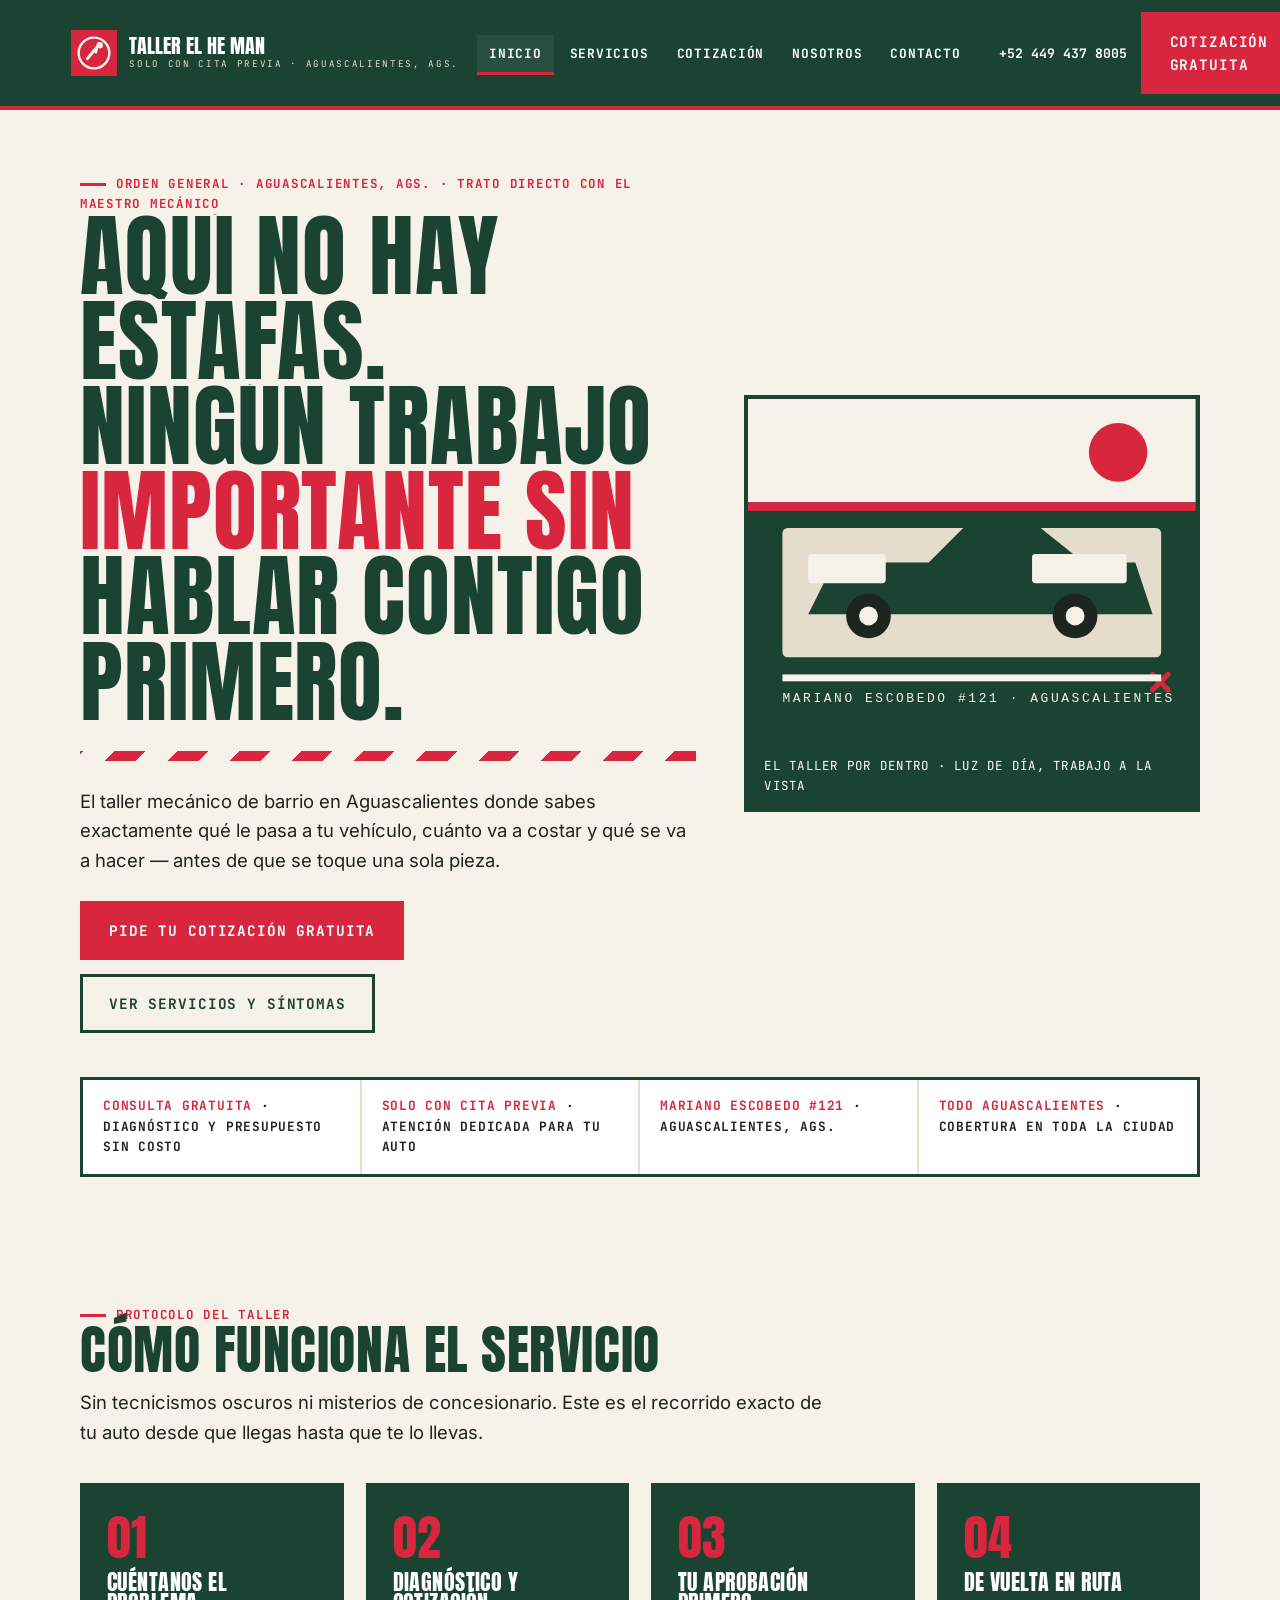
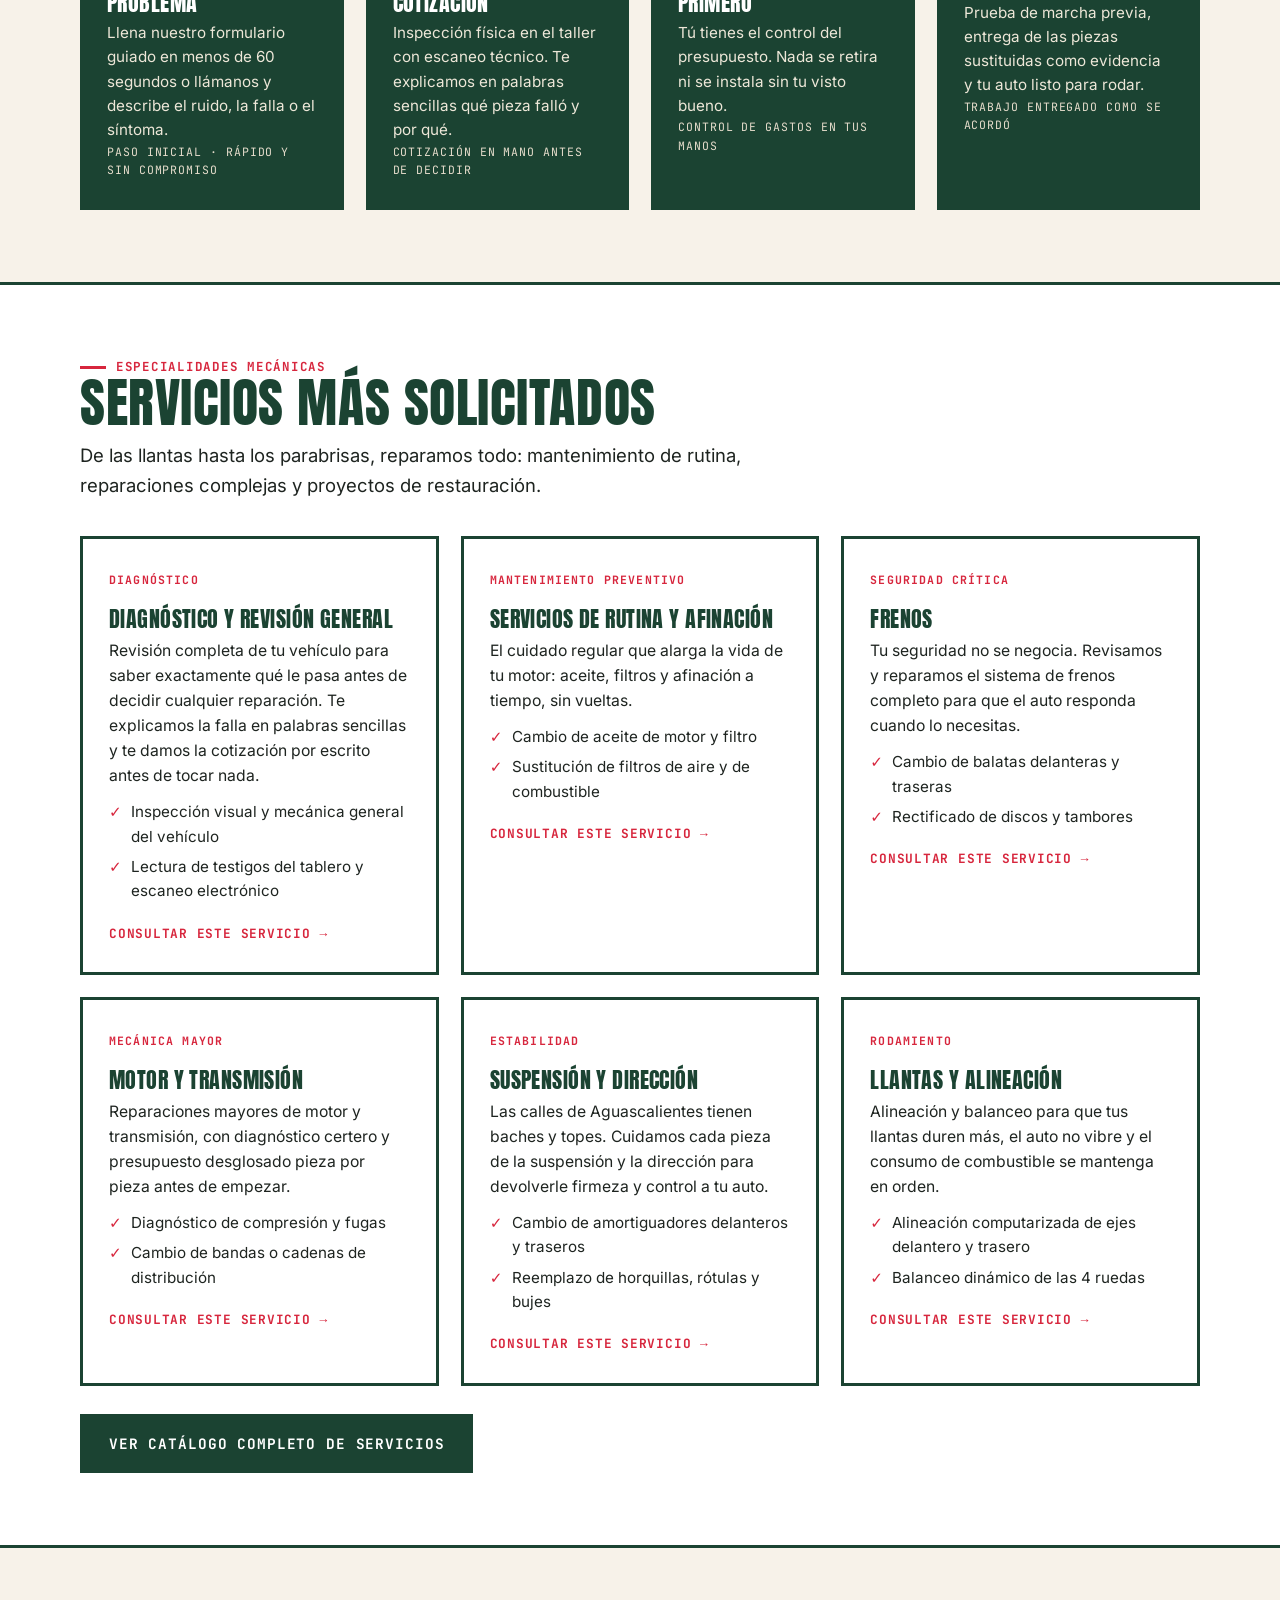
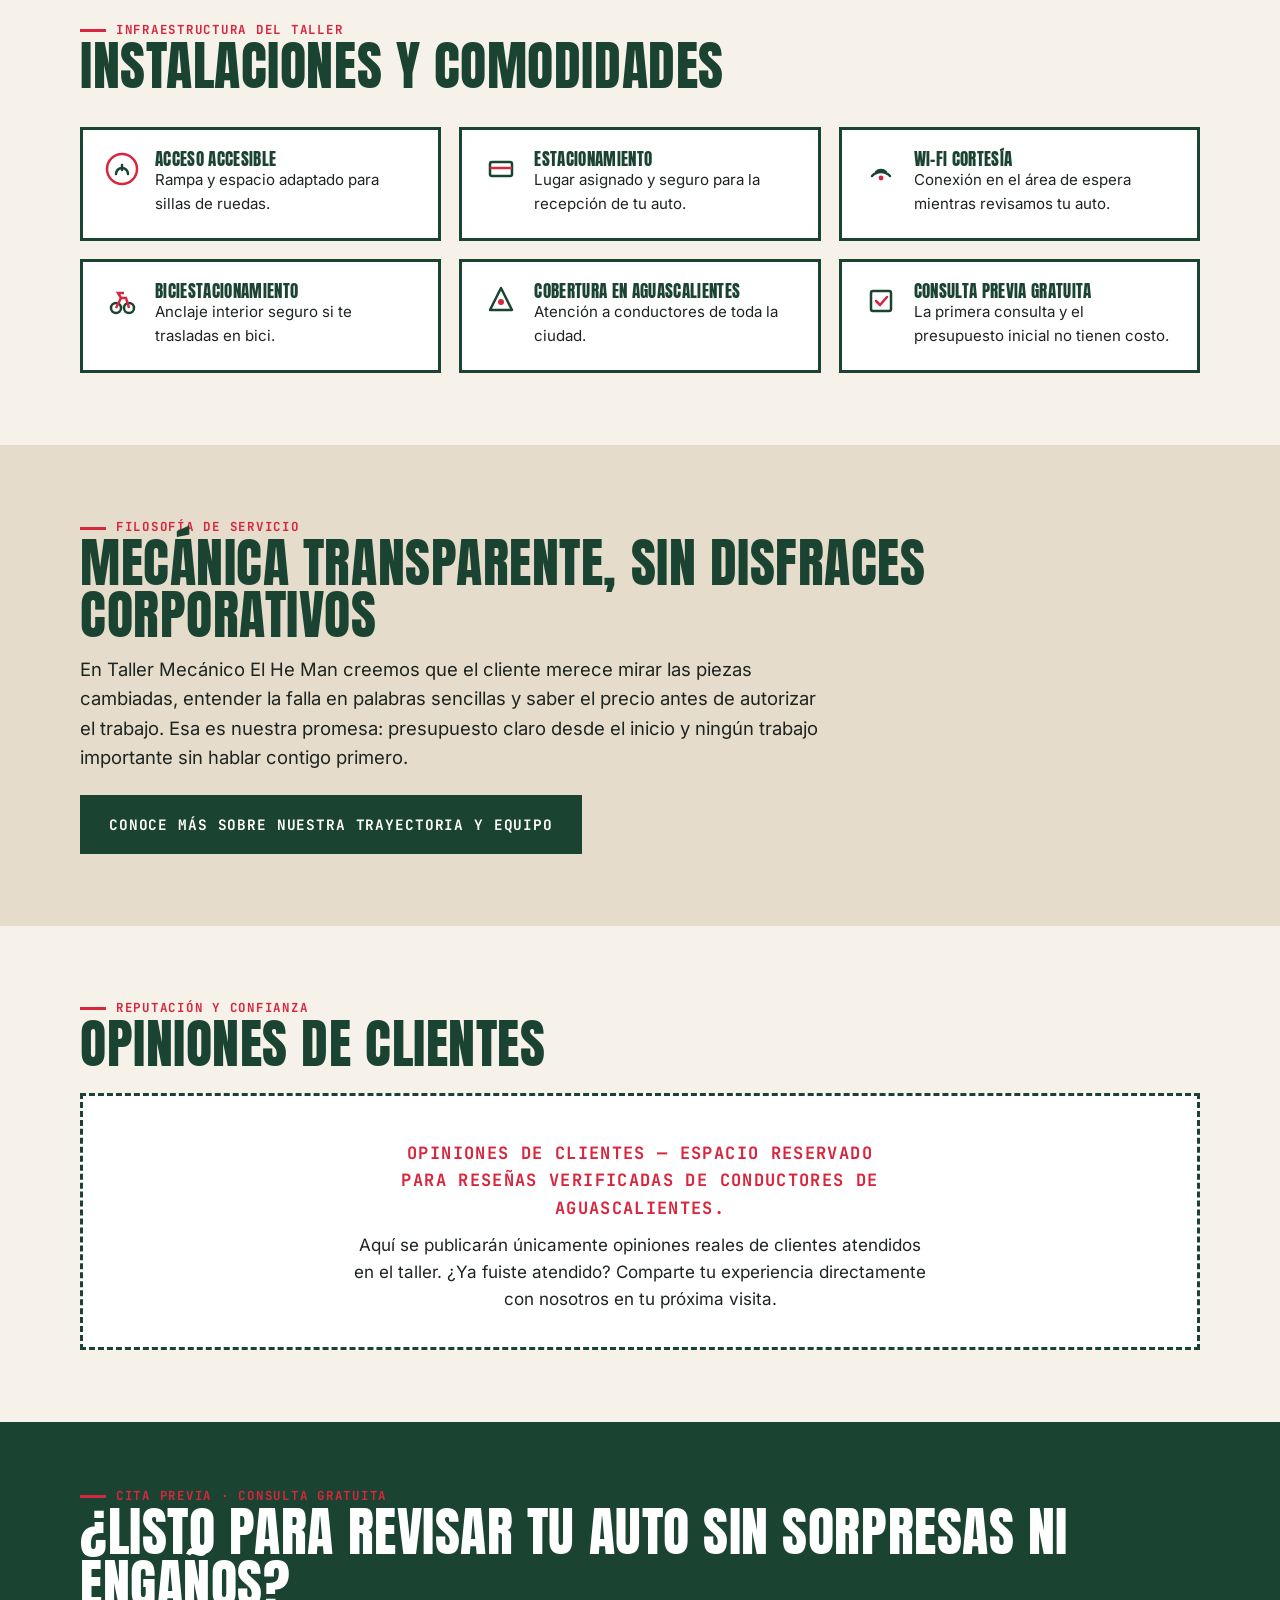
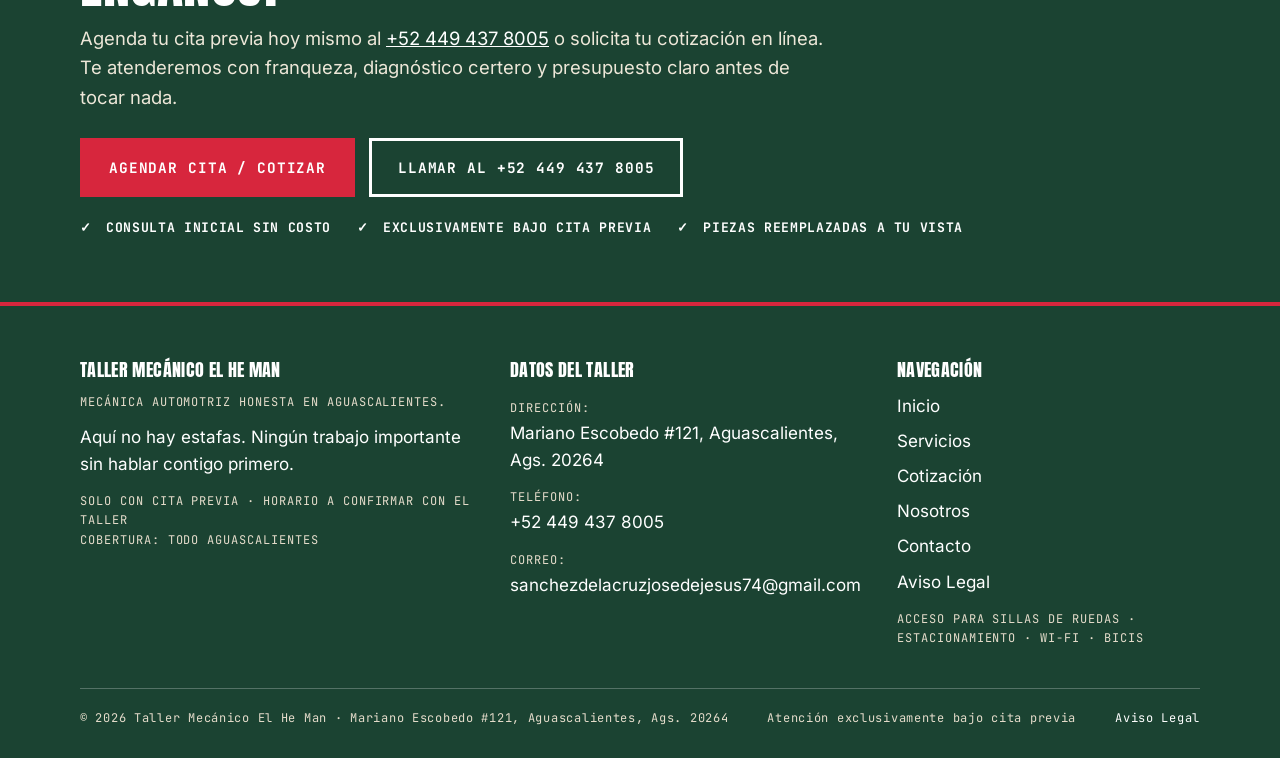
<file: index.html>
<!DOCTYPE html>
<html lang="es-MX"><head><meta charset="utf-8"><meta name="viewport" content="width=device-width, initial-scale=1">
<title>Taller Mecánico El He Man | Taller mecánico en Aguascalientes</title><meta name="description" content="Taller mecánico de barrio en Aguascalientes. Aquí no hay estafas: ningún trabajo importante sin hablar contigo primero. Consulta y cotización gratuitas, solo con cita previa.">
<link rel="stylesheet" href="assets/css/style.css"><script type="application/ld+json">{"@context":"https://schema.org","@type":"AutoRepair","name":"Taller Mecánico El He Man","address":{"@type":"PostalAddress","streetAddress":"Mariano Escobedo #121","addressLocality":"Aguascalientes","postalCode":"20264","addressCountry":"MX"},"telephone":"+52 449 437 8005","email":"sanchezdelacruzjosedejesus74@gmail.com","areaServed":"Aguascalientes"}</script>
</head><body><header class="site"><div class="header-in">
<a class="logo" href=""><svg class="logo-mark" viewBox="0 0 48 48" role="img" aria-label="Emblema del taller"><rect width="48" height="48" fill="#D7263D"/><circle cx="24" cy="24" r="16" fill="none" stroke="#F7F2E9" stroke-width="2.5"/><path d="M17 30 L27 18 M27 18 l4-3 M27 18 l-1 5" stroke="#F7F2E9" stroke-width="3" fill="none" stroke-linecap="round"/><circle cx="30" cy="16" r="3.4" fill="#F7F2E9"/></svg><span class="logo-txt">Taller El He Man<small>Solo con cita previa &middot; Aguascalientes, Ags.</small></span></a>
<button class="nav-toggle" aria-expanded="false" aria-controls="nav-principal">MEN&Uacute; &#9776;</button>
<nav class="main" id="nav-principal" aria-label="Navegaci&oacute;n principal"><ul><li><a href="" aria-current="page">Inicio</a></li><li><a href="servicios/">Servicios</a></li><li><a href="cotizacion/">Cotización</a></li><li><a href="nosotros/">Nosotros</a></li><li><a href="contacto/">Contacto</a></li></ul></nav>
<div class="header-cta"><a class="header-phone" href="tel:+524494378005">+52 449 437 8005</a><a class="btn" href="cotizacion/">Cotizaci&oacute;n gratuita</a></div>
</div></header><main><section class="hero"><div class="wrap"><div class="hero-grid"><div>
<p class="eyebrow">Orden general &middot; Aguascalientes, Ags. &middot; Trato directo con el maestro mecánico</p>
<h1><span class="line"><span>Aquí no hay</span></span><span class="line"><span>estafas.</span></span><span class="line"><span>Ningún trabajo</span></span><span class="line"><span>importante sin</span></span><span class="line"><span>hablar contigo</span></span><span class="line"><span>primero.</span></span></h1>
<div class="hero-stripe" aria-hidden="true"></div>
<p class="lede">El taller mecánico de barrio en Aguascalientes donde sabes exactamente qué le pasa a tu vehículo, cuánto va a costar y qué se va a hacer &mdash; antes de que se toque una sola pieza.</p>
<div class="hero-cta"><a class="btn" href="cotizacion/">Pide tu cotización gratuita</a><a class="btn ghost" href="servicios/">Ver servicios y síntomas</a></div>
</div><figure class="hero-art" aria-label="Ilustraci&oacute;n del taller: auto en revisi&oacute;n, herramientas y luz de d&iacute;a">
<svg viewBox="0 0 520 400" role="img" aria-label="Auto en el taller durante el d&iacute;a">
<rect width="520" height="400" fill="#1B4332"/>
<rect y="0" width="520" height="120" fill="#F7F2E9"/>
<circle cx="430" cy="62" r="34" fill="#D7263D"/>
<rect x="0" y="120" width="520" height="10" fill="#D7263D"/>
<rect x="40" y="150" width="440" height="150" rx="6" fill="#E5DCCB"/>
<path d="M70 250 h380 M70 250 l30-60 h110 l40-40 h90 l50 40 h60 l20 60 z" fill="#1B4332"/>
<circle cx="140" cy="252" r="26" fill="#1E2420"/><circle cx="140" cy="252" r="11" fill="#F7F2E9"/>
<circle cx="380" cy="252" r="26" fill="#1E2420"/><circle cx="380" cy="252" r="11" fill="#F7F2E9"/>
<rect x="70" y="180" width="90" height="34" rx="4" fill="#F7F2E9"/>
<rect x="330" y="180" width="110" height="34" rx="4" fill="#F7F2E9"/>
<g stroke="#D7263D" stroke-width="6" stroke-linecap="round"><path d="M470 320 l18 18 M488 320 l-18 18"/></g>
<rect x="40" y="320" width="440" height="8" fill="#F7F2E9"/>
<text x="40" y="352" font-family="monospace" font-size="15" fill="#F7F2E9" letter-spacing="3">MARIANO ESCOBEDO #121 &middot; AGUASCALIENTES</text>
</svg>
<figcaption>El taller por dentro &middot; Luz de d&iacute;a, trabajo a la vista</figcaption></figure></div>
<div class="trust-strip"><div><b>Consulta gratuita</b> &middot; Diagnóstico y presupuesto sin costo</div><div><b>Solo con cita previa</b> &middot; Atención dedicada para tu auto</div><div><b>Mariano Escobedo #121</b> &middot; Aguascalientes, Ags.</div><div><b>Todo Aguascalientes</b> &middot; Cobertura en toda la ciudad</div></div>
</div></section>

<section><div class="wrap"><p class="eyebrow">Protocolo del taller</p><h2>Cómo funciona el servicio</h2>
<p class="lede" style="margin-top:12px">Sin tecnicismos oscuros ni misterios de concesionario. Este es el recorrido exacto de tu auto desde que llegas hasta que te lo llevas.</p>
<div class="steps">
<div class="step reveal"><div class="n">01</div><h3>Cuéntanos el problema</h3><p>Llena nuestro formulario guiado en menos de 60 segundos o llámanos y describe el ruido, la falla o el síntoma.</p><p class="mono">Paso inicial &middot; Rápido y sin compromiso</p></div>
<div class="step reveal"><div class="n">02</div><h3>Diagnóstico y cotización</h3><p>Inspección física en el taller con escaneo técnico. Te explicamos en palabras sencillas qué pieza falló y por qué.</p><p class="mono">Cotización en mano antes de decidir</p></div>
<div class="step reveal"><div class="n">03</div><h3>Tu aprobación primero</h3><p>Tú tienes el control del presupuesto. Nada se retira ni se instala sin tu visto bueno.</p><p class="mono">Control de gastos en tus manos</p></div>
<div class="step reveal"><div class="n">04</div><h3>De vuelta en ruta</h3><p>Prueba de marcha previa, entrega de las piezas sustituidas como evidencia y tu auto listo para rodar.</p><p class="mono">Trabajo entregado como se acordó</p></div>
</div></div></section>

<section style="background:#fff;border-top:3px solid var(--green);border-bottom:3px solid var(--green)"><div class="wrap">
<p class="eyebrow">Especialidades mecánicas</p><h2>Servicios más solicitados</h2>
<p class="lede" style="margin-top:12px">De las llantas hasta los parabrisas, reparamos todo: mantenimiento de rutina, reparaciones complejas y proyectos de restauración.</p>
<div class="cards"><article class="card reveal"><span class="tag">Diagnóstico</span><h3>Diagnóstico y revisión general</h3><p>Revisión completa de tu vehículo para saber exactamente qué le pasa antes de decidir cualquier reparación. Te explicamos la falla en palabras sencillas y te damos la cotización por escrito antes de tocar nada.</p>
<ul><li>Inspección visual y mecánica general del vehículo</li><li>Lectura de testigos del tablero y escaneo electrónico</li></ul><a class="more" href="cotizacion/?servicio=diagnostico">Consultar este servicio &rarr;</a></article><article class="card reveal"><span class="tag">Mantenimiento preventivo</span><h3>Servicios de rutina y afinación</h3><p>El cuidado regular que alarga la vida de tu motor: aceite, filtros y afinación a tiempo, sin vueltas.</p>
<ul><li>Cambio de aceite de motor y filtro</li><li>Sustitución de filtros de aire y de combustible</li></ul><a class="more" href="cotizacion/?servicio=rutina">Consultar este servicio &rarr;</a></article><article class="card reveal"><span class="tag">Seguridad crítica</span><h3>Frenos</h3><p>Tu seguridad no se negocia. Revisamos y reparamos el sistema de frenos completo para que el auto responda cuando lo necesitas.</p>
<ul><li>Cambio de balatas delanteras y traseras</li><li>Rectificado de discos y tambores</li></ul><a class="more" href="cotizacion/?servicio=frenos">Consultar este servicio &rarr;</a></article><article class="card reveal"><span class="tag">Mecánica mayor</span><h3>Motor y transmisión</h3><p>Reparaciones mayores de motor y transmisión, con diagnóstico certero y presupuesto desglosado pieza por pieza antes de empezar.</p>
<ul><li>Diagnóstico de compresión y fugas</li><li>Cambio de bandas o cadenas de distribución</li></ul><a class="more" href="cotizacion/?servicio=motor">Consultar este servicio &rarr;</a></article><article class="card reveal"><span class="tag">Estabilidad</span><h3>Suspensión y dirección</h3><p>Las calles de Aguascalientes tienen baches y topes. Cuidamos cada pieza de la suspensión y la dirección para devolverle firmeza y control a tu auto.</p>
<ul><li>Cambio de amortiguadores delanteros y traseros</li><li>Reemplazo de horquillas, rótulas y bujes</li></ul><a class="more" href="cotizacion/?servicio=suspension">Consultar este servicio &rarr;</a></article><article class="card reveal"><span class="tag">Rodamiento</span><h3>Llantas y alineación</h3><p>Alineación y balanceo para que tus llantas duren más, el auto no vibre y el consumo de combustible se mantenga en orden.</p>
<ul><li>Alineación computarizada de ejes delantero y trasero</li><li>Balanceo dinámico de las 4 ruedas</li></ul><a class="more" href="cotizacion/?servicio=llantas">Consultar este servicio &rarr;</a></article></div>
<p style="margin-top:28px"><a class="btn green" href="servicios/">Ver catálogo completo de servicios</a></p>
</div></section>

<section><div class="wrap"><p class="eyebrow">Infraestructura del taller</p><h2>Instalaciones y comodidades</h2>
<div class="facilities">
<div class="fac reveal"><svg width="34" height="34" viewBox="0 0 34 34" aria-hidden="true"><circle cx="17" cy="17" r="15" fill="none" stroke="#D7263D" stroke-width="2.5"/><path d="M11 22 a6 6 0 1 1 12 0 M17 13 v5" stroke="#1B4332" stroke-width="2.5" fill="none" stroke-linecap="round"/></svg><div><h3>Acceso accesible</h3><p>Rampa y espacio adaptado para sillas de ruedas.</p></div></div>
<div class="fac reveal"><svg width="34" height="34" viewBox="0 0 34 34" aria-hidden="true"><rect x="6" y="10" width="22" height="14" rx="2" fill="none" stroke="#1B4332" stroke-width="2.5"/><path d="M6 16 h22" stroke="#D7263D" stroke-width="2.5"/></svg><div><h3>Estacionamiento</h3><p>Lugar asignado y seguro para la recepción de tu auto.</p></div></div>
<div class="fac reveal"><svg width="34" height="34" viewBox="0 0 34 34" aria-hidden="true"><path d="M8 24 a12 12 0 0 1 18 0 M12 20 a7 7 0 0 1 10 0" fill="none" stroke="#1B4332" stroke-width="2.5" stroke-linecap="round"/><circle cx="17" cy="26" r="2.4" fill="#D7263D"/></svg><div><h3>Wi-Fi cortesía</h3><p>Conexión en el área de espera mientras revisamos tu auto.</p></div></div>
<div class="fac reveal"><svg width="34" height="34" viewBox="0 0 34 34" aria-hidden="true"><circle cx="11" cy="24" r="5" fill="none" stroke="#1B4332" stroke-width="2.5"/><circle cx="24" cy="24" r="5" fill="none" stroke="#1B4332" stroke-width="2.5"/><path d="M11 24 L16 14 h5 l3 10 M16 14 L13 9 h6" fill="none" stroke="#D7263D" stroke-width="2.5"/></svg><div><h3>Biciestacionamiento</h3><p>Anclaje interior seguro si te trasladas en bici.</p></div></div>
<div class="fac reveal"><svg width="34" height="34" viewBox="0 0 34 34" aria-hidden="true"><path d="M17 4 L28 26 H6 Z" fill="none" stroke="#1B4332" stroke-width="2.5" stroke-linejoin="round"/><circle cx="17" cy="18" r="3" fill="#D7263D"/></svg><div><h3>Cobertura en Aguascalientes</h3><p>Atención a conductores de toda la ciudad.</p></div></div>
<div class="fac reveal"><svg width="34" height="34" viewBox="0 0 34 34" aria-hidden="true"><rect x="7" y="7" width="20" height="20" rx="2" fill="none" stroke="#1B4332" stroke-width="2.5"/><path d="M12 17 l4 4 7-8" fill="none" stroke="#D7263D" stroke-width="2.5" stroke-linecap="round"/></svg><div><h3>Consulta previa gratuita</h3><p>La primera consulta y el presupuesto inicial no tienen costo.</p></div></div>
</div></div></section>

<section style="background:var(--cream)"><div class="wrap reveal">
<p class="eyebrow">Filosofía de servicio</p><h2>Mecánica transparente, sin disfraces corporativos</h2>
<p class="lede" style="margin-top:14px">En Taller Mecánico El He Man creemos que el cliente merece mirar las piezas cambiadas, entender la falla en palabras sencillas y saber el precio antes de autorizar el trabajo. Esa es nuestra promesa: presupuesto claro desde el inicio y ningún trabajo importante sin hablar contigo primero.</p>
<p style="margin-top:22px"><a class="btn green" href="nosotros/">Conoce más sobre nuestra trayectoria y equipo</a></p>
</div></section>

<section><div class="wrap reveal">
<p class="eyebrow">Reputación y confianza</p><h2>Opiniones de clientes</h2>
<div class="reviews-empty" style="margin-top:24px"><p class="mono" style="color:var(--red);font-weight:700">Opiniones de clientes &mdash; Espacio reservado para rese&ntilde;as verificadas de conductores de Aguascalientes.</p>
<p>Aquí se publicarán únicamente opiniones reales de clientes atendidos en el taller. &iquest;Ya fuiste atendido? Comparte tu experiencia directamente con nosotros en tu próxima visita.</p></div>
</div></section>
<section class="band"><div class="wrap reveal">
<p class="eyebrow">Cita previa &middot; Consulta gratuita</p>
<h2>&iquest;Listo para revisar tu auto sin sorpresas ni enga&ntilde;os?</h2>
<p class="lede" style="margin-top:14px">Agenda tu cita previa hoy mismo al <a href="tel:+524494378005" style="color:#fff">+52 449 437 8005</a> o solicita tu cotizaci&oacute;n en l&iacute;nea. Te atenderemos con franqueza, diagn&oacute;stico certero y presupuesto claro antes de tocar nada.</p>
<div class="hero-cta"><a class="btn" href="cotizacion/">Agendar cita / Cotizar</a><a class="btn ghost" style="color:#fff;border-color:#fff" href="tel:+524494378005">Llamar al +52 449 437 8005</a></div>
<ul class="checklist"><li>Consulta inicial sin costo</li><li>Exclusivamente bajo cita previa</li><li>Piezas reemplazadas a tu vista</li></ul>
</div></section></main><footer class="site"><div class="wrap"><div class="foot-grid">
<div><h3>Taller Mec&aacute;nico El He Man</h3><p class="mono">Mec&aacute;nica automotriz honesta en Aguascalientes.</p>
<p style="margin-top:12px">Aqu&iacute; no hay estafas. Ning&uacute;n trabajo importante sin hablar contigo primero.</p>
<p class="mono" style="margin-top:14px">Solo con cita previa &middot; Horario a confirmar con el taller<br>Cobertura: Todo Aguascalientes</p></div>
<div><h3>Datos del taller</h3><ul>
<li><span class="mono">Direcci&oacute;n:</span><br>Mariano Escobedo #121, Aguascalientes, Ags. 20264</li>
<li><span class="mono">Tel&eacute;fono:</span><br><a href="tel:+524494378005">+52 449 437 8005</a></li>
<li><span class="mono">Correo:</span><br><a href="mailto:sanchezdelacruzjosedejesus74@gmail.com">sanchezdelacruzjosedejesus74@gmail.com</a></li></ul></div>
<div><h3>Navegaci&oacute;n</h3><ul>
<li><a href="">Inicio</a></li><li><a href="servicios/">Servicios</a></li><li><a href="cotizacion/">Cotizaci&oacute;n</a></li>
<li><a href="nosotros/">Nosotros</a></li><li><a href="contacto/">Contacto</a></li><li><a href="aviso-legal/">Aviso Legal</a></li></ul>
<p class="mono" style="margin-top:14px">Acceso para sillas de ruedas &middot; Estacionamiento &middot; Wi-Fi &middot; Bicis</p></div>
</div><div class="foot-bottom"><span>&copy; 2026 Taller Mec&aacute;nico El He Man &middot; Mariano Escobedo #121, Aguascalientes, Ags. 20264</span><span>Atenci&oacute;n exclusivamente bajo cita previa</span><a href="aviso-legal/">Aviso Legal</a></div>
</div></footer>
<script src="assets/js/main.js"></script></body></html>
</file>
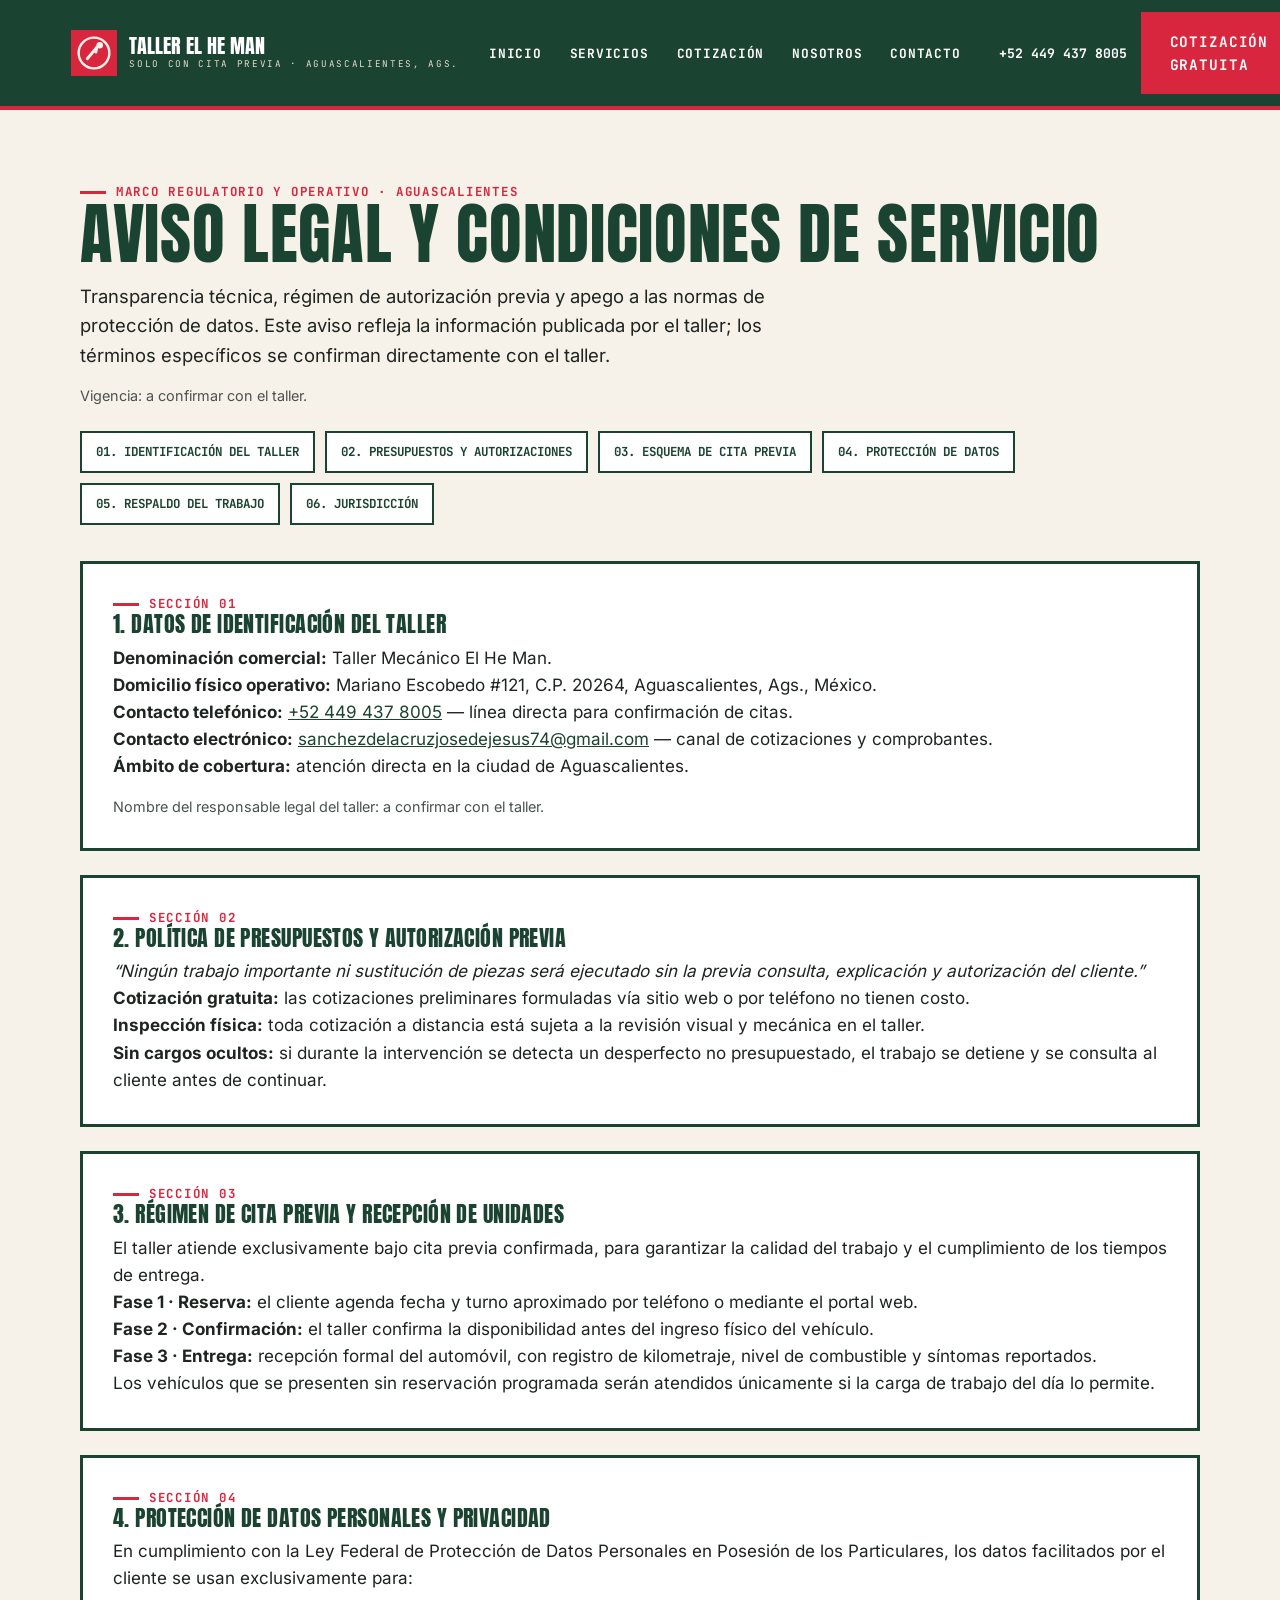
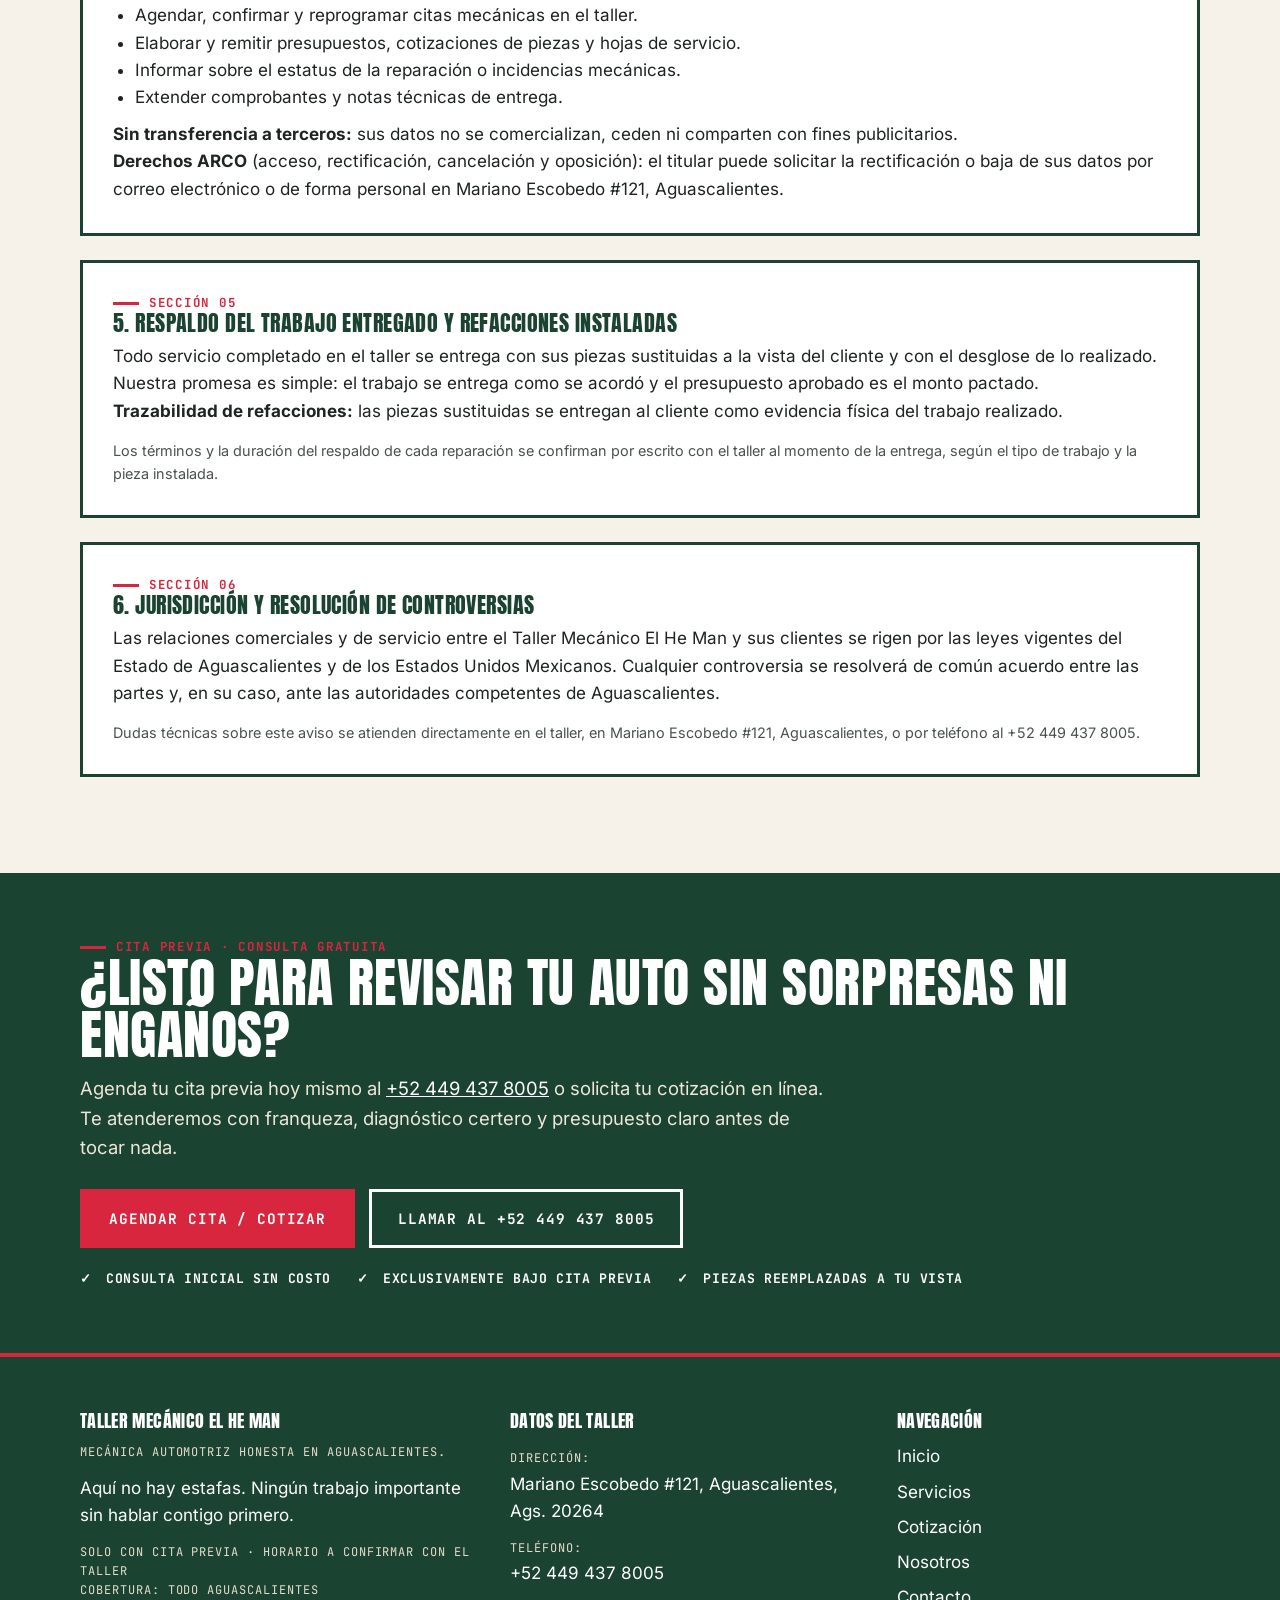
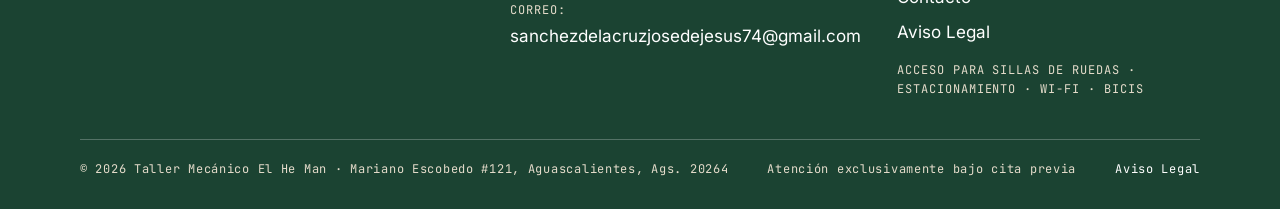
<file: aviso-legal/index.html>
<!DOCTYPE html>
<html lang="es-MX"><head><meta charset="utf-8"><meta name="viewport" content="width=device-width, initial-scale=1">
<title>Aviso Legal | Taller Mecánico El He Man</title><meta name="description" content="Aviso legal y condiciones de servicio del Taller Mecánico El He Man, Aguascalientes: identificación, presupuestos, cita previa y protección de datos.">
<link rel="stylesheet" href="../assets/css/style.css">
</head><body><header class="site"><div class="header-in">
<a class="logo" href="../"><svg class="logo-mark" viewBox="0 0 48 48" role="img" aria-label="Emblema del taller"><rect width="48" height="48" fill="#D7263D"/><circle cx="24" cy="24" r="16" fill="none" stroke="#F7F2E9" stroke-width="2.5"/><path d="M17 30 L27 18 M27 18 l4-3 M27 18 l-1 5" stroke="#F7F2E9" stroke-width="3" fill="none" stroke-linecap="round"/><circle cx="30" cy="16" r="3.4" fill="#F7F2E9"/></svg><span class="logo-txt">Taller El He Man<small>Solo con cita previa &middot; Aguascalientes, Ags.</small></span></a>
<button class="nav-toggle" aria-expanded="false" aria-controls="nav-principal">MEN&Uacute; &#9776;</button>
<nav class="main" id="nav-principal" aria-label="Navegaci&oacute;n principal"><ul><li><a href="../">Inicio</a></li><li><a href="../servicios/">Servicios</a></li><li><a href="../cotizacion/">Cotización</a></li><li><a href="../nosotros/">Nosotros</a></li><li><a href="../contacto/">Contacto</a></li></ul></nav>
<div class="header-cta"><a class="header-phone" href="tel:+524494378005">+52 449 437 8005</a><a class="btn" href="../cotizacion/">Cotizaci&oacute;n gratuita</a></div>
</div></header><main><section class="legal"><div class="wrap">
<p class="eyebrow">Marco regulatorio y operativo &middot; Aguascalientes</p>
<h1 style="font-size:clamp(2.4rem,6vw,4.2rem);color:var(--green)">Aviso legal y condiciones de servicio</h1>
<p class="lede" style="margin-top:16px">Transparencia técnica, régimen de autorización previa y apego a las normas de protección de datos. Este aviso refleja la información publicada por el taller; los términos específicos se confirman directamente con el taller.</p>
<p class="note">Vigencia: a confirmar con el taller.</p>
<div class="idx">
<a href="#sec1">01. Identificación del taller</a><a href="#sec2">02. Presupuestos y autorizaciones</a>
<a href="#sec3">03. Esquema de cita previa</a><a href="#sec4">04. Protección de datos</a>
<a href="#sec5">05. Respaldo del trabajo</a><a href="#sec6">06. Jurisdicción</a></div>

<article id="sec1"><p class="eyebrow">Sección 01</p><h3>1. Datos de identificación del taller</h3>
<p><strong>Denominación comercial:</strong> Taller Mecánico El He Man.</p>
<p><strong>Domicilio físico operativo:</strong> Mariano Escobedo #121, C.P. 20264, Aguascalientes, Ags., México.</p>
<p><strong>Contacto telefónico:</strong> <a href="tel:+524494378005">+52 449 437 8005</a> &mdash; línea directa para confirmación de citas.</p>
<p><strong>Contacto electrónico:</strong> <a href="mailto:sanchezdelacruzjosedejesus74@gmail.com">sanchezdelacruzjosedejesus74@gmail.com</a> &mdash; canal de cotizaciones y comprobantes.</p>
<p><strong>Ámbito de cobertura:</strong> atención directa en la ciudad de Aguascalientes.</p>
<p class="note">Nombre del responsable legal del taller: a confirmar con el taller.</p></article>

<article id="sec2"><p class="eyebrow">Sección 02</p><h3>2. Política de presupuestos y autorización previa</h3>
<p><em>&ldquo;Ningún trabajo importante ni sustitución de piezas será ejecutado sin la previa consulta, explicación y autorización del cliente.&rdquo;</em></p>
<p><strong>Cotización gratuita:</strong> las cotizaciones preliminares formuladas vía sitio web o por teléfono no tienen costo.</p>
<p><strong>Inspección física:</strong> toda cotización a distancia está sujeta a la revisión visual y mecánica en el taller.</p>
<p><strong>Sin cargos ocultos:</strong> si durante la intervención se detecta un desperfecto no presupuestado, el trabajo se detiene y se consulta al cliente antes de continuar.</p></article>

<article id="sec3"><p class="eyebrow">Sección 03</p><h3>3. Régimen de cita previa y recepción de unidades</h3>
<p>El taller atiende exclusivamente bajo cita previa confirmada, para garantizar la calidad del trabajo y el cumplimiento de los tiempos de entrega.</p>
<p><strong>Fase 1 &middot; Reserva:</strong> el cliente agenda fecha y turno aproximado por teléfono o mediante el portal web.</p>
<p><strong>Fase 2 &middot; Confirmación:</strong> el taller confirma la disponibilidad antes del ingreso físico del vehículo.</p>
<p><strong>Fase 3 &middot; Entrega:</strong> recepción formal del automóvil, con registro de kilometraje, nivel de combustible y síntomas reportados.</p>
<p>Los vehículos que se presenten sin reservación programada serán atendidos únicamente si la carga de trabajo del día lo permite.</p></article>

<article id="sec4"><p class="eyebrow">Sección 04</p><h3>4. Protección de datos personales y privacidad</h3>
<p>En cumplimiento con la Ley Federal de Protección de Datos Personales en Posesión de los Particulares, los datos facilitados por el cliente se usan exclusivamente para:</p>
<ul style="margin:10px 0 10px 22px"><li>Agendar, confirmar y reprogramar citas mecánicas en el taller.</li>
<li>Elaborar y remitir presupuestos, cotizaciones de piezas y hojas de servicio.</li>
<li>Informar sobre el estatus de la reparación o incidencias mecánicas.</li>
<li>Extender comprobantes y notas técnicas de entrega.</li></ul>
<p><strong>Sin transferencia a terceros:</strong> sus datos no se comercializan, ceden ni comparten con fines publicitarios.</p>
<p><strong>Derechos ARCO</strong> (acceso, rectificación, cancelación y oposición): el titular puede solicitar la rectificación o baja de sus datos por correo electrónico o de forma personal en Mariano Escobedo #121, Aguascalientes.</p></article>

<article id="sec5"><p class="eyebrow">Sección 05</p><h3>5. Respaldo del trabajo entregado y refacciones instaladas</h3>
<p>Todo servicio completado en el taller se entrega con sus piezas sustituidas a la vista del cliente y con el desglose de lo realizado. Nuestra promesa es simple: el trabajo se entrega como se acordó y el presupuesto aprobado es el monto pactado.</p>
<p><strong>Trazabilidad de refacciones:</strong> las piezas sustituidas se entregan al cliente como evidencia física del trabajo realizado.</p>
<p class="note">Los términos y la duración del respaldo de cada reparación se confirman por escrito con el taller al momento de la entrega, según el tipo de trabajo y la pieza instalada.</p></article>

<article id="sec6"><p class="eyebrow">Sección 06</p><h3>6. Jurisdicción y resolución de controversias</h3>
<p>Las relaciones comerciales y de servicio entre el Taller Mecánico El He Man y sus clientes se rigen por las leyes vigentes del Estado de Aguascalientes y de los Estados Unidos Mexicanos. Cualquier controversia se resolverá de común acuerdo entre las partes y, en su caso, ante las autoridades competentes de Aguascalientes.</p>
<p class="note">Dudas técnicas sobre este aviso se atienden directamente en el taller, en Mariano Escobedo #121, Aguascalientes, o por teléfono al +52 449 437 8005.</p></article>
</div></section><section class="band"><div class="wrap reveal">
<p class="eyebrow">Cita previa &middot; Consulta gratuita</p>
<h2>&iquest;Listo para revisar tu auto sin sorpresas ni enga&ntilde;os?</h2>
<p class="lede" style="margin-top:14px">Agenda tu cita previa hoy mismo al <a href="tel:+524494378005" style="color:#fff">+52 449 437 8005</a> o solicita tu cotizaci&oacute;n en l&iacute;nea. Te atenderemos con franqueza, diagn&oacute;stico certero y presupuesto claro antes de tocar nada.</p>
<div class="hero-cta"><a class="btn" href="../cotizacion/">Agendar cita / Cotizar</a><a class="btn ghost" style="color:#fff;border-color:#fff" href="tel:+524494378005">Llamar al +52 449 437 8005</a></div>
<ul class="checklist"><li>Consulta inicial sin costo</li><li>Exclusivamente bajo cita previa</li><li>Piezas reemplazadas a tu vista</li></ul>
</div></section></main><footer class="site"><div class="wrap"><div class="foot-grid">
<div><h3>Taller Mec&aacute;nico El He Man</h3><p class="mono">Mec&aacute;nica automotriz honesta en Aguascalientes.</p>
<p style="margin-top:12px">Aqu&iacute; no hay estafas. Ning&uacute;n trabajo importante sin hablar contigo primero.</p>
<p class="mono" style="margin-top:14px">Solo con cita previa &middot; Horario a confirmar con el taller<br>Cobertura: Todo Aguascalientes</p></div>
<div><h3>Datos del taller</h3><ul>
<li><span class="mono">Direcci&oacute;n:</span><br>Mariano Escobedo #121, Aguascalientes, Ags. 20264</li>
<li><span class="mono">Tel&eacute;fono:</span><br><a href="tel:+524494378005">+52 449 437 8005</a></li>
<li><span class="mono">Correo:</span><br><a href="mailto:sanchezdelacruzjosedejesus74@gmail.com">sanchezdelacruzjosedejesus74@gmail.com</a></li></ul></div>
<div><h3>Navegaci&oacute;n</h3><ul>
<li><a href="../">Inicio</a></li><li><a href="../servicios/">Servicios</a></li><li><a href="../cotizacion/">Cotizaci&oacute;n</a></li>
<li><a href="../nosotros/">Nosotros</a></li><li><a href="../contacto/">Contacto</a></li><li><a href="../aviso-legal/">Aviso Legal</a></li></ul>
<p class="mono" style="margin-top:14px">Acceso para sillas de ruedas &middot; Estacionamiento &middot; Wi-Fi &middot; Bicis</p></div>
</div><div class="foot-bottom"><span>&copy; 2026 Taller Mec&aacute;nico El He Man &middot; Mariano Escobedo #121, Aguascalientes, Ags. 20264</span><span>Atenci&oacute;n exclusivamente bajo cita previa</span><a href="../aviso-legal/">Aviso Legal</a></div>
</div></footer>
<script src="../assets/js/main.js"></script></body></html>
</file>
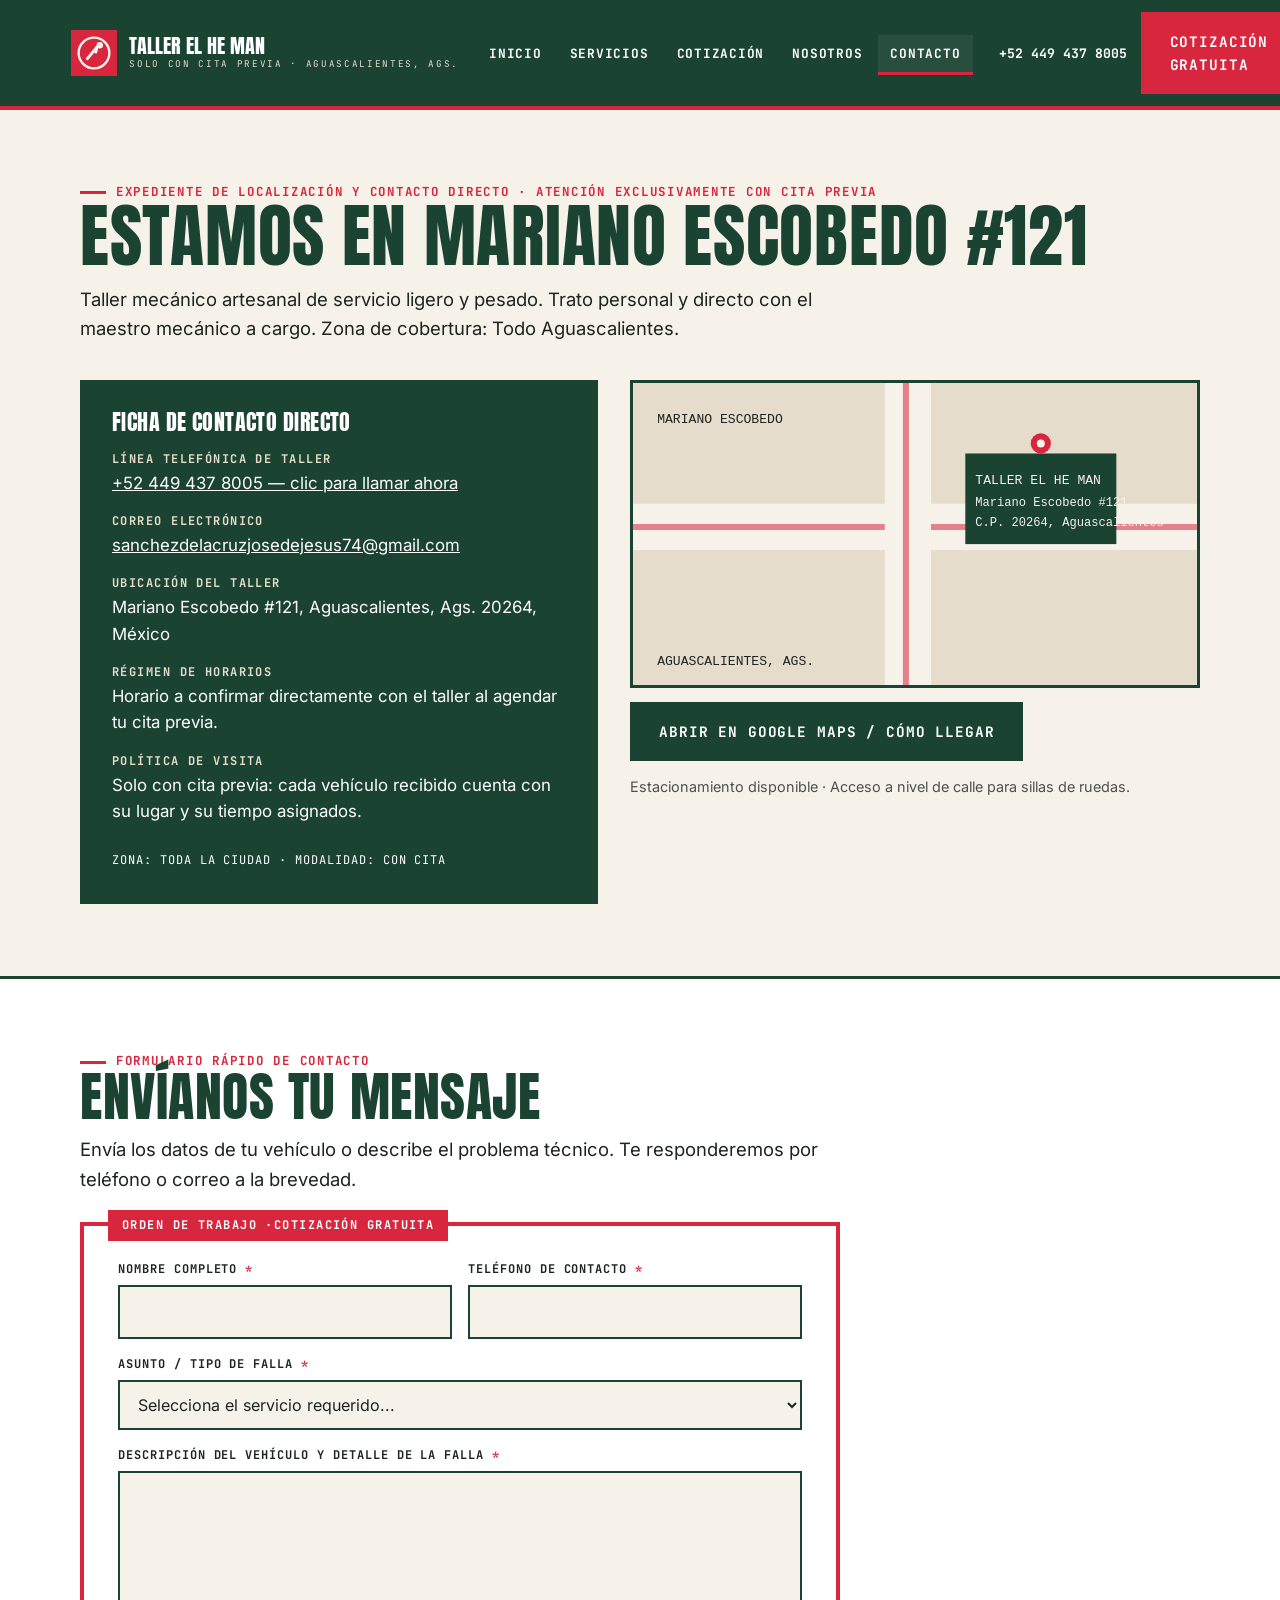
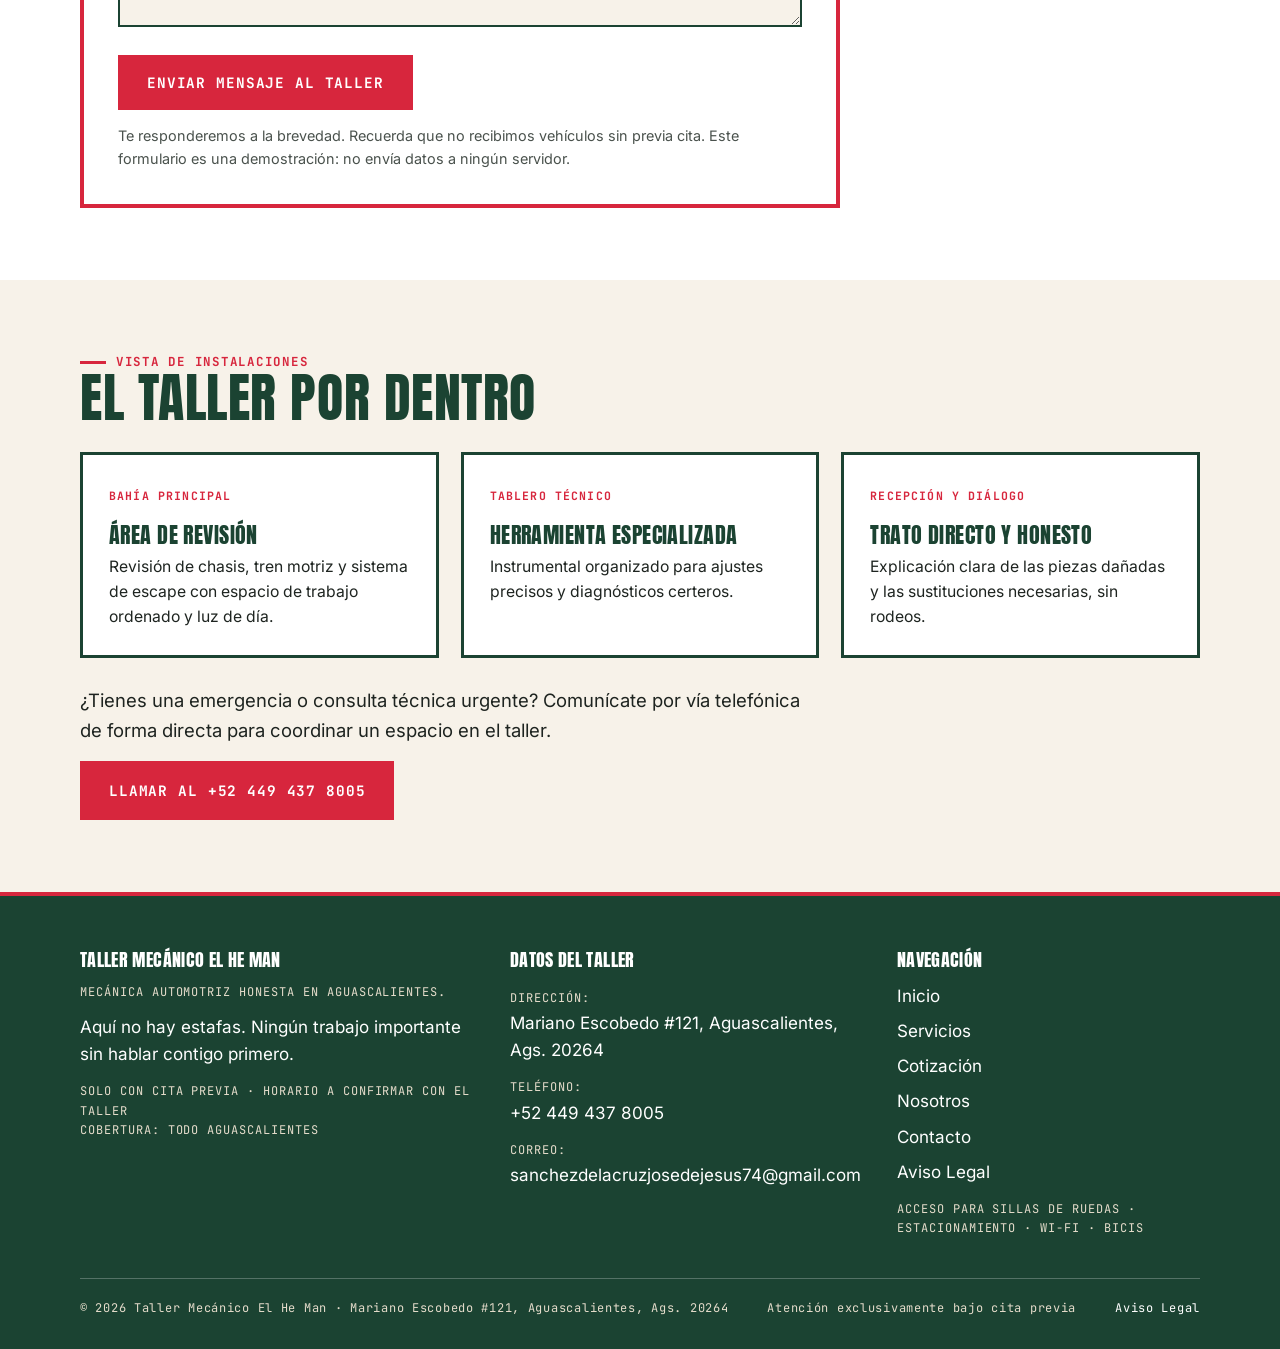
<file: contacto/index.html>
<!DOCTYPE html>
<html lang="es-MX"><head><meta charset="utf-8"><meta name="viewport" content="width=device-width, initial-scale=1">
<title>Contacto | Taller Mecánico El He Man — Aguascalientes</title><meta name="description" content="Contacto del Taller Mecánico El He Man: Mariano Escobedo #121, Aguascalientes. Teléfono, correo y formulario. Solo con cita previa.">
<link rel="stylesheet" href="../assets/css/style.css">
</head><body><header class="site"><div class="header-in">
<a class="logo" href="../"><svg class="logo-mark" viewBox="0 0 48 48" role="img" aria-label="Emblema del taller"><rect width="48" height="48" fill="#D7263D"/><circle cx="24" cy="24" r="16" fill="none" stroke="#F7F2E9" stroke-width="2.5"/><path d="M17 30 L27 18 M27 18 l4-3 M27 18 l-1 5" stroke="#F7F2E9" stroke-width="3" fill="none" stroke-linecap="round"/><circle cx="30" cy="16" r="3.4" fill="#F7F2E9"/></svg><span class="logo-txt">Taller El He Man<small>Solo con cita previa &middot; Aguascalientes, Ags.</small></span></a>
<button class="nav-toggle" aria-expanded="false" aria-controls="nav-principal">MEN&Uacute; &#9776;</button>
<nav class="main" id="nav-principal" aria-label="Navegaci&oacute;n principal"><ul><li><a href="../">Inicio</a></li><li><a href="../servicios/">Servicios</a></li><li><a href="../cotizacion/">Cotización</a></li><li><a href="../nosotros/">Nosotros</a></li><li><a href="../contacto/" aria-current="page">Contacto</a></li></ul></nav>
<div class="header-cta"><a class="header-phone" href="tel:+524494378005">+52 449 437 8005</a><a class="btn" href="../cotizacion/">Cotizaci&oacute;n gratuita</a></div>
</div></header><main><section><div class="wrap">
<p class="eyebrow">Expediente de localización y contacto directo &middot; Atención exclusivamente con cita previa</p>
<h1 style="font-size:clamp(2.6rem,6.4vw,4.4rem);color:var(--green)">Estamos en Mariano Escobedo #121</h1>
<p class="lede" style="margin-top:16px">Taller mecánico artesanal de servicio ligero y pesado. Trato personal y directo con el maestro mecánico a cargo. Zona de cobertura: Todo Aguascalientes.</p>
<div class="contact-grid">
<div class="contact-card">
<h3>Ficha de contacto directo</h3>
<dl><dt>Línea telefónica de taller</dt><dd><a href="tel:+524494378005">+52 449 437 8005 &mdash; clic para llamar ahora</a></dd>
<dt>Correo electrónico</dt><dd><a href="mailto:sanchezdelacruzjosedejesus74@gmail.com">sanchezdelacruzjosedejesus74@gmail.com</a></dd>
<dt>Ubicación del taller</dt><dd>Mariano Escobedo #121, Aguascalientes, Ags. 20264, México</dd>
<dt>Régimen de horarios</dt><dd>Horario a confirmar directamente con el taller al agendar tu cita previa.</dd>
<dt>Política de visita</dt><dd>Solo con cita previa: cada vehículo recibido cuenta con su lugar y su tiempo asignados.</dd></dl>
<p style="margin-top:20px"><span class="mono" style="font-size:.75rem">Zona: toda la ciudad &middot; Modalidad: con cita</span></p>
</div>
<div>
<div class="map-box" aria-label="Mapa esquemático de ubicación">
<svg viewBox="0 0 560 300" role="img" aria-label="Mapa esquemático: Mariano Escobedo #121, Aguascalientes">
<rect width="560" height="300" fill="#E5DCCB"/>
<rect x="0" y="120" width="560" height="46" fill="#F7F2E9"/><rect x="0" y="140" width="560" height="6" fill="#D7263D" opacity=".55"/>
<rect x="250" y="0" width="46" height="300" fill="#F7F2E9"/><rect x="268" y="0" width="6" height="300" fill="#D7263D" opacity=".55"/>
<rect x="330" y="70" width="150" height="90" fill="#1B4332"/>
<text x="340" y="100" font-family="monospace" font-size="13" fill="#F7F2E9">TALLER EL HE MAN</text>
<text x="340" y="122" font-family="monospace" font-size="12" fill="#F7F2E9">Mariano Escobedo #121</text>
<text x="340" y="142" font-family="monospace" font-size="12" fill="#F7F2E9">C.P. 20264, Aguascalientes</text>
<circle cx="405" cy="60" r="10" fill="#D7263D"/><circle cx="405" cy="60" r="4" fill="#F7F2E9"/>
<text x="24" y="40" font-family="monospace" font-size="13" fill="#1E2420">MARIANO ESCOBEDO</text>
<text x="24" y="280" font-family="monospace" font-size="13" fill="#1E2420">AGUASCALIENTES, AGS.</text>
</svg></div>
<p style="margin-top:14px"><a class="btn green" href="https://www.google.com/maps/search/?api=1&query=Mariano+Escobedo+121+Aguascalientes+Ags+20264" target="_blank" rel="noopener">Abrir en Google Maps / Cómo llegar</a></p>
<p class="note">Estacionamiento disponible &middot; Acceso a nivel de calle para sillas de ruedas.</p>
</div></div>
</div></section>

<section style="background:#fff;border-top:3px solid var(--green)"><div class="wrap">
<p class="eyebrow">Formulario rápido de contacto</p><h2>Envíanos tu mensaje</h2>
<p class="lede" style="margin-top:12px">Envía los datos de tu vehículo o describe el problema técnico. Te responderemos por teléfono o correo a la brevedad.</p>
<div class="workorder" style="margin-top:28px;max-width:760px">
<form id="contact-form" novalidate>
<div class="grid2">
<div class="field"><label for="c-nombre">Nombre completo <span class="req">*</span></label><input id="c-nombre" name="nombre" required autocomplete="name"></div>
<div class="field"><label for="c-tel">Teléfono de contacto <span class="req">*</span></label><input id="c-tel" name="telefono" type="tel" required autocomplete="tel"></div>
</div>
<div class="field" style="margin-top:16px"><label for="c-asunto">Asunto / tipo de falla <span class="req">*</span></label><select id="c-asunto" name="asunto" required>
<option value="">Selecciona el servicio requerido...</option>
<option>Mecánica general de motor / ruidos</option><option>Frenos, dirección o suspensión</option>
<option>Afinación mayor y servicio preventivo</option><option>Transmisión, clutch o flechas</option>
<option>Diagnóstico por escáner / testigo de motor</option><option>Otro tipo de falla técnica</option></select></div>
<div class="field" style="margin-top:16px"><label for="c-desc">Descripción del vehículo y detalle de la falla <span class="req">*</span></label><textarea id="c-desc" name="descripcion" rows="5" required></textarea></div>
<button class="btn" type="submit" style="margin-top:20px">Enviar mensaje al taller</button>
<p class="note">Te responderemos a la brevedad. Recuerda que no recibimos vehículos sin previa cita. Este formulario es una demostración: no envía datos a ningún servidor.</p>
</form>
<div class="confirm" role="status"><h3>Mensaje recibido &mdash; demostración</h3><p>Gracias por escribirnos. En el sitio final, tu mensaje llegaría directamente al taller por correo electrónico y te contactaríamos para confirmar tu cita.</p></div>
</div></div></section>

<section><div class="wrap reveal">
<p class="eyebrow">Vista de instalaciones</p><h2>El taller por dentro</h2>
<div class="cards" style="margin-top:28px">
<div class="card reveal"><span class="tag">Bahía principal</span><h3>Área de revisión</h3><p>Revisión de chasis, tren motriz y sistema de escape con espacio de trabajo ordenado y luz de día.</p></div>
<div class="card reveal"><span class="tag">Tablero técnico</span><h3>Herramienta especializada</h3><p>Instrumental organizado para ajustes precisos y diagnósticos certeros.</p></div>
<div class="card reveal"><span class="tag">Recepción y diálogo</span><h3>Trato directo y honesto</h3><p>Explicación clara de las piezas dañadas y las sustituciones necesarias, sin rodeos.</p></div>
</div>
<p style="margin-top:28px" class="lede">&iquest;Tienes una emergencia o consulta técnica urgente? Comunícate por vía telefónica de forma directa para coordinar un espacio en el taller.</p>
<p style="margin-top:16px"><a class="btn" href="tel:+524494378005">Llamar al +52 449 437 8005</a></p>
</div></section></main><footer class="site"><div class="wrap"><div class="foot-grid">
<div><h3>Taller Mec&aacute;nico El He Man</h3><p class="mono">Mec&aacute;nica automotriz honesta en Aguascalientes.</p>
<p style="margin-top:12px">Aqu&iacute; no hay estafas. Ning&uacute;n trabajo importante sin hablar contigo primero.</p>
<p class="mono" style="margin-top:14px">Solo con cita previa &middot; Horario a confirmar con el taller<br>Cobertura: Todo Aguascalientes</p></div>
<div><h3>Datos del taller</h3><ul>
<li><span class="mono">Direcci&oacute;n:</span><br>Mariano Escobedo #121, Aguascalientes, Ags. 20264</li>
<li><span class="mono">Tel&eacute;fono:</span><br><a href="tel:+524494378005">+52 449 437 8005</a></li>
<li><span class="mono">Correo:</span><br><a href="mailto:sanchezdelacruzjosedejesus74@gmail.com">sanchezdelacruzjosedejesus74@gmail.com</a></li></ul></div>
<div><h3>Navegaci&oacute;n</h3><ul>
<li><a href="../">Inicio</a></li><li><a href="../servicios/">Servicios</a></li><li><a href="../cotizacion/">Cotizaci&oacute;n</a></li>
<li><a href="../nosotros/">Nosotros</a></li><li><a href="../contacto/">Contacto</a></li><li><a href="../aviso-legal/">Aviso Legal</a></li></ul>
<p class="mono" style="margin-top:14px">Acceso para sillas de ruedas &middot; Estacionamiento &middot; Wi-Fi &middot; Bicis</p></div>
</div><div class="foot-bottom"><span>&copy; 2026 Taller Mec&aacute;nico El He Man &middot; Mariano Escobedo #121, Aguascalientes, Ags. 20264</span><span>Atenci&oacute;n exclusivamente bajo cita previa</span><a href="../aviso-legal/">Aviso Legal</a></div>
</div></footer>
<script src="../assets/js/main.js"></script></body></html>
</file>
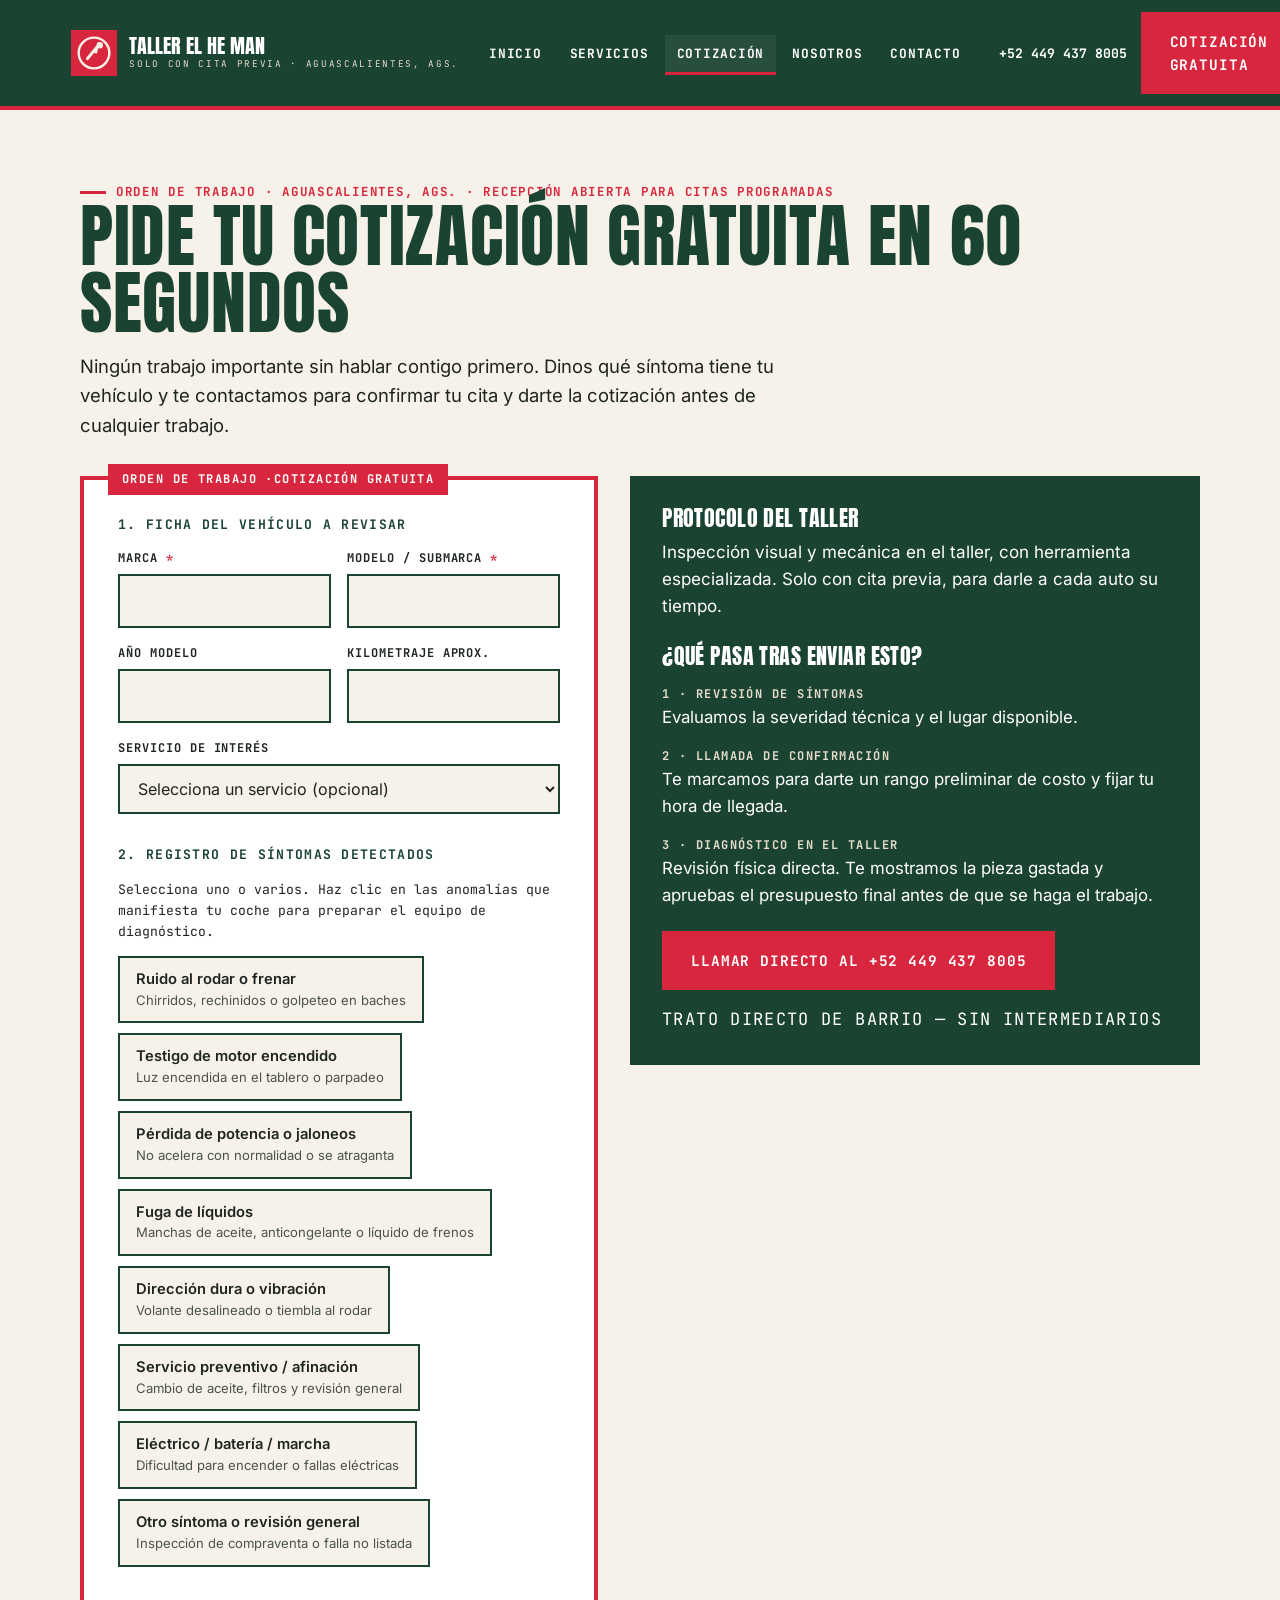
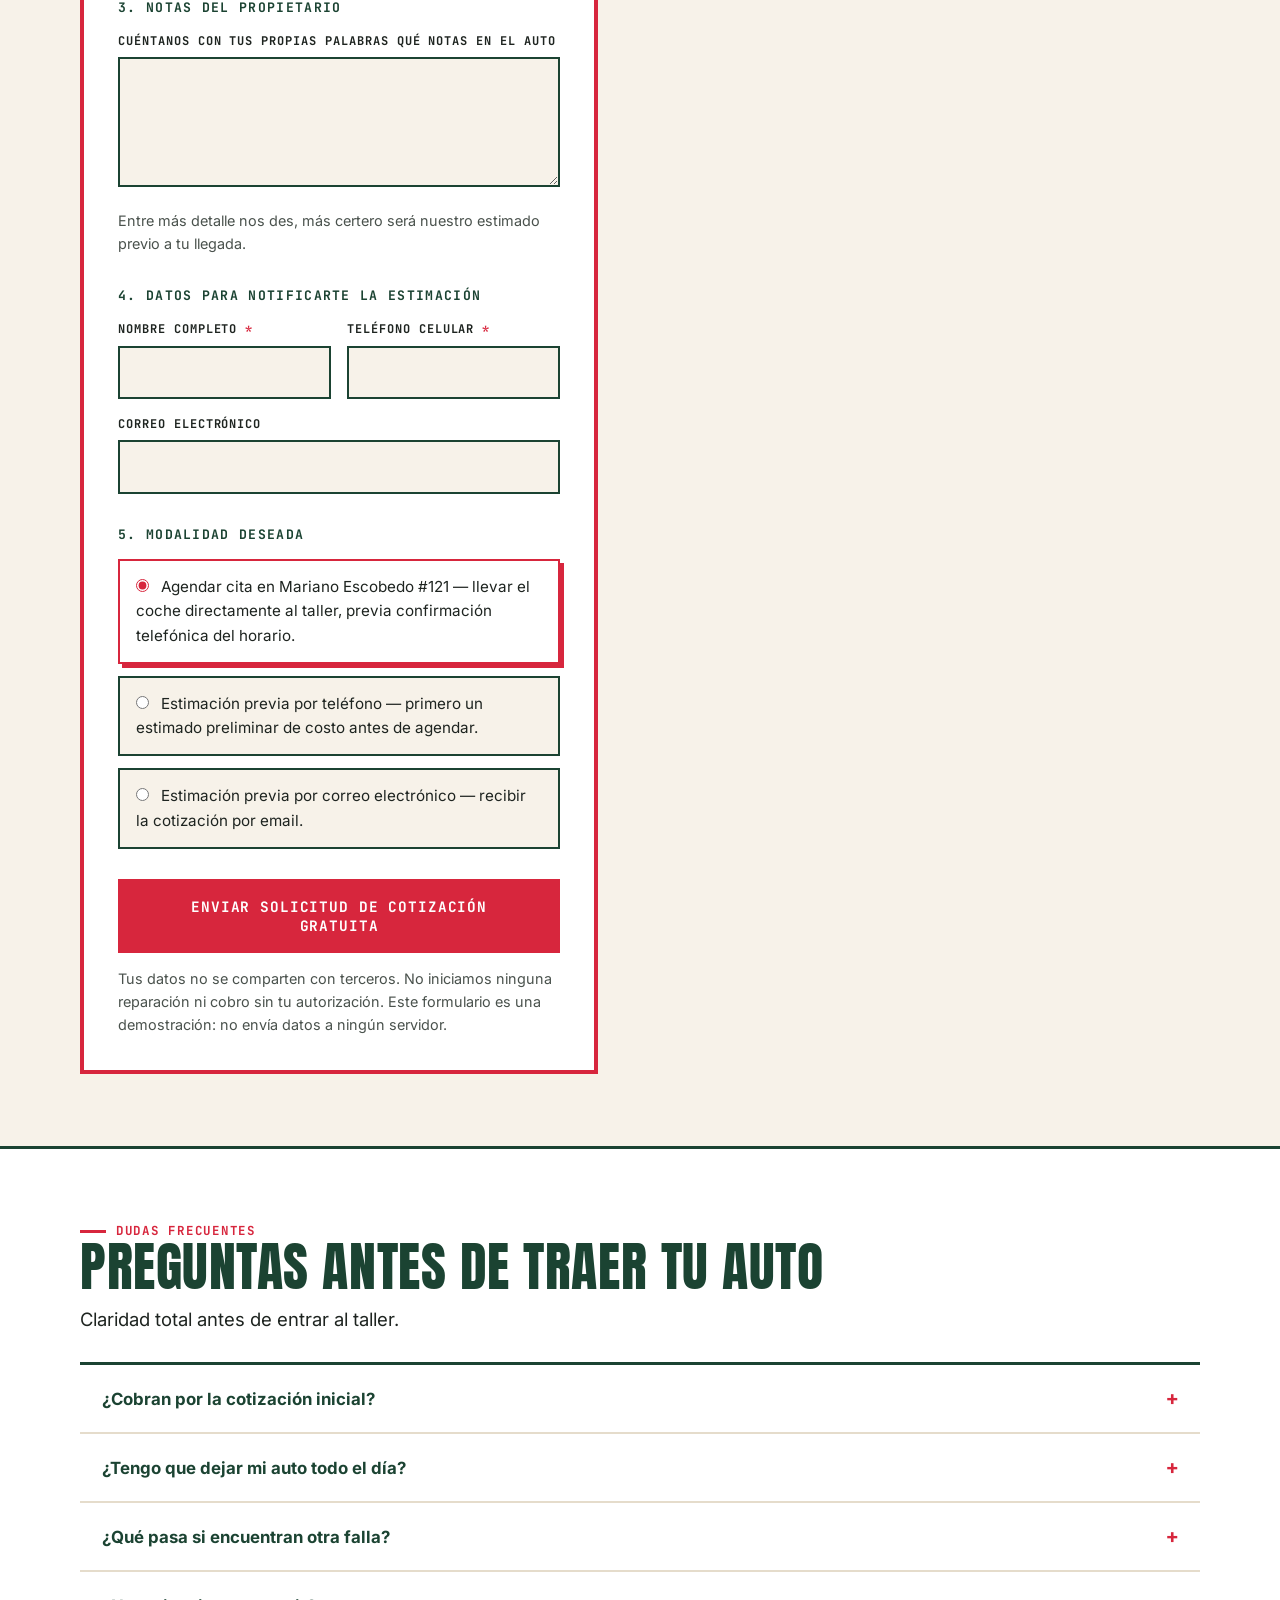
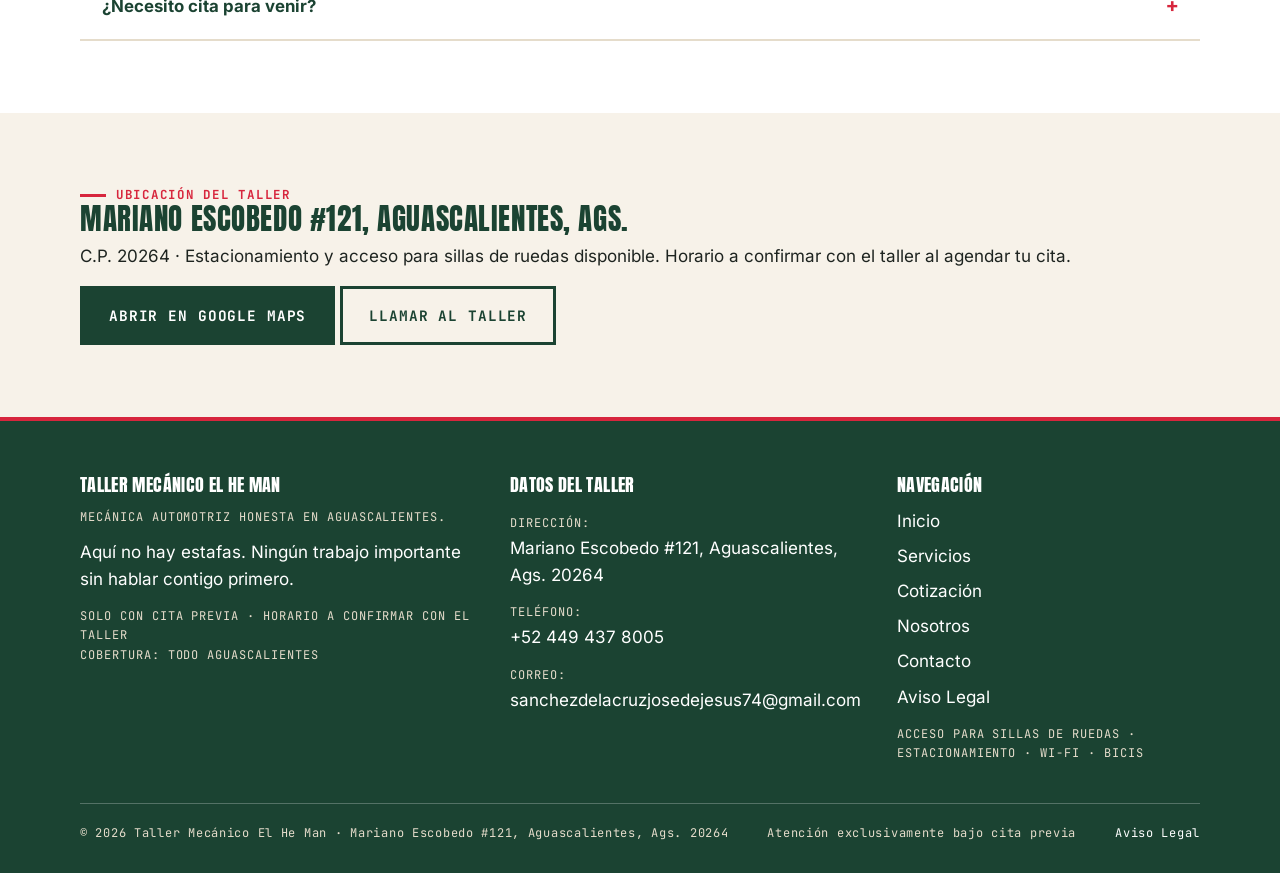
<file: cotizacion/index.html>
<!DOCTYPE html>
<html lang="es-MX"><head><meta charset="utf-8"><meta name="viewport" content="width=device-width, initial-scale=1">
<title>Diagnóstico y Cotización | Taller Mecánico El He Man</title><meta name="description" content="Pide tu cotización gratuita en 60 segundos: describe el síntoma de tu auto y agenda tu cita en el Taller Mecánico El He Man, Aguascalientes.">
<link rel="stylesheet" href="../assets/css/style.css">
</head><body><header class="site"><div class="header-in">
<a class="logo" href="../"><svg class="logo-mark" viewBox="0 0 48 48" role="img" aria-label="Emblema del taller"><rect width="48" height="48" fill="#D7263D"/><circle cx="24" cy="24" r="16" fill="none" stroke="#F7F2E9" stroke-width="2.5"/><path d="M17 30 L27 18 M27 18 l4-3 M27 18 l-1 5" stroke="#F7F2E9" stroke-width="3" fill="none" stroke-linecap="round"/><circle cx="30" cy="16" r="3.4" fill="#F7F2E9"/></svg><span class="logo-txt">Taller El He Man<small>Solo con cita previa &middot; Aguascalientes, Ags.</small></span></a>
<button class="nav-toggle" aria-expanded="false" aria-controls="nav-principal">MEN&Uacute; &#9776;</button>
<nav class="main" id="nav-principal" aria-label="Navegaci&oacute;n principal"><ul><li><a href="../">Inicio</a></li><li><a href="../servicios/">Servicios</a></li><li><a href="../cotizacion/" aria-current="page">Cotización</a></li><li><a href="../nosotros/">Nosotros</a></li><li><a href="../contacto/">Contacto</a></li></ul></nav>
<div class="header-cta"><a class="header-phone" href="tel:+524494378005">+52 449 437 8005</a><a class="btn" href="../cotizacion/">Cotizaci&oacute;n gratuita</a></div>
</div></header><main><section><div class="wrap">
<p class="eyebrow">Orden de trabajo &middot; Aguascalientes, Ags. &middot; Recepción abierta para citas programadas</p>
<h1 style="font-size:clamp(2.6rem,6.4vw,4.4rem);color:var(--green)">Pide tu cotización gratuita en 60 segundos</h1>
<p class="lede" style="margin-top:16px">Ningún trabajo importante sin hablar contigo primero. Dinos qué síntoma tiene tu vehículo y te contactamos para confirmar tu cita y darte la cotización antes de cualquier trabajo.</p>
<div class="contact-grid" style="margin-top:36px">
<div class="workorder">
<form id="quote-form" novalidate>
<fieldset><legend>1. Ficha del vehículo a revisar</legend>
<div class="grid2">
<div class="field"><label for="q-marca">Marca <span class="req">*</span></label><input id="q-marca" name="marca" required autocomplete="off"></div>
<div class="field"><label for="q-modelo">Modelo / submarca <span class="req">*</span></label><input id="q-modelo" name="modelo" required autocomplete="off"></div>
<div class="field"><label for="q-ano">Año modelo</label><input id="q-ano" name="ano" type="number" min="1950" max="2026" inputmode="numeric"></div>
<div class="field"><label for="q-km">Kilometraje aprox.</label><input id="q-km" name="kilometraje" inputmode="numeric" autocomplete="off"></div>
</div>
<div class="field" style="margin-top:16px"><label for="servicio-interes">Servicio de interés</label><select id="servicio-interes" name="servicio"><option value="">Selecciona un servicio (opcional)</option><option value="diagnostico">Diagnóstico y revisión general</option><option value="rutina">Servicios de rutina y afinación</option><option value="frenos">Frenos</option><option value="motor">Motor y transmisión</option><option value="suspension">Suspensión y dirección</option><option value="llantas">Llantas y alineación</option><option value="electrico">Sistema eléctrico y parabrisas</option><option value="restauracion">Proyectos de restauración</option></select></div>
</fieldset>
<fieldset><legend>2. Registro de síntomas detectados</legend>
<p class="form-label" style="color:var(--ink);font-weight:400;text-transform:none;letter-spacing:0">Selecciona uno o varios. Haz clic en las anomalías que manifiesta tu coche para preparar el equipo de diagnóstico.</p>
<div class="chips"><span class="chip"><input type="checkbox" id="sym-ruido" name="sintoma" value="ruido"><label for="sym-ruido">Ruido al rodar o frenar<small>Chirridos, rechinidos o golpeteo en baches</small></label></span><span class="chip"><input type="checkbox" id="sym-check-engine" name="sintoma" value="check-engine"><label for="sym-check-engine">Testigo de motor encendido<small>Luz encendida en el tablero o parpadeo</small></label></span><span class="chip"><input type="checkbox" id="sym-potencia" name="sintoma" value="potencia"><label for="sym-potencia">Pérdida de potencia o jaloneos<small>No acelera con normalidad o se atraganta</small></label></span><span class="chip"><input type="checkbox" id="sym-fuga" name="sintoma" value="fuga"><label for="sym-fuga">Fuga de líquidos<small>Manchas de aceite, anticongelante o líquido de frenos</small></label></span><span class="chip"><input type="checkbox" id="sym-direccion" name="sintoma" value="direccion"><label for="sym-direccion">Dirección dura o vibración<small>Volante desalineado o tiembla al rodar</small></label></span><span class="chip"><input type="checkbox" id="sym-preventivo" name="sintoma" value="preventivo"><label for="sym-preventivo">Servicio preventivo / afinación<small>Cambio de aceite, filtros y revisión general</small></label></span><span class="chip"><input type="checkbox" id="sym-electrico" name="sintoma" value="electrico"><label for="sym-electrico">Eléctrico / batería / marcha<small>Dificultad para encender o fallas eléctricas</small></label></span><span class="chip"><input type="checkbox" id="sym-otro" name="sintoma" value="otro"><label for="sym-otro">Otro síntoma o revisión general<small>Inspección de compraventa o falla no listada</small></label></span></div></fieldset>
<fieldset><legend>3. Notas del propietario</legend>
<div class="field"><label for="q-notas">Cuéntanos con tus propias palabras qué notas en el auto</label><textarea id="q-notas" name="notas" rows="4"></textarea></div>
<p class="note">Entre más detalle nos des, más certero será nuestro estimado previo a tu llegada.</p></fieldset>
<fieldset><legend>4. Datos para notificarte la estimación</legend>
<div class="grid2">
<div class="field"><label for="q-nombre">Nombre completo <span class="req">*</span></label><input id="q-nombre" name="nombre" required autocomplete="name"></div>
<div class="field"><label for="q-tel">Teléfono celular <span class="req">*</span></label><input id="q-tel" name="telefono" type="tel" required autocomplete="tel"></div>
</div>
<div class="field" style="margin-top:16px"><label for="q-email">Correo electrónico</label><input id="q-email" name="email" type="email" autocomplete="email"></div>
</fieldset>
<fieldset><legend>5. Modalidad deseada</legend>
<div class="radio-row">
<label class="radio"><input type="radio" name="modalidad" value="cita" checked> Agendar cita en Mariano Escobedo #121 &mdash; llevar el coche directamente al taller, previa confirmación telefónica del horario.</label>
<label class="radio"><input type="radio" name="modalidad" value="telefono"> Estimación previa por teléfono &mdash; primero un estimado preliminar de costo antes de agendar.</label>
<label class="radio"><input type="radio" name="modalidad" value="correo"> Estimación previa por correo electrónico &mdash; recibir la cotización por email.</label>
</div></fieldset>
<button class="btn" type="submit">Enviar solicitud de cotización gratuita</button>
<p class="note">Tus datos no se comparten con terceros. No iniciamos ninguna reparación ni cobro sin tu autorización. Este formulario es una demostración: no envía datos a ningún servidor.</p>
</form>
<div class="confirm" role="status"><h3>Solicitud recibida &mdash; demostración</h3><p id="quote-summary">Recibimos tu solicitud. Te contactaremos por teléfono o correo para confirmar tu cita y darte la cotización antes de cualquier trabajo.</p><p style="margin-top:10px">En el sitio final, esta solicitud llegaría directamente al taller por correo electrónico.</p></div>
</div>
<aside>
<div class="contact-card">
<h3>Protocolo del taller</h3>
<p style="margin-top:10px">Inspección visual y mecánica en el taller, con herramienta especializada. Solo con cita previa, para darle a cada auto su tiempo.</p>
<h3 style="margin-top:26px">&iquest;Qu&eacute; pasa tras enviar esto?</h3>
<dl><dt>1 &middot; Revisión de síntomas</dt><dd>Evaluamos la severidad técnica y el lugar disponible.</dd>
<dt>2 &middot; Llamada de confirmación</dt><dd>Te marcamos para darte un rango preliminar de costo y fijar tu hora de llegada.</dd>
<dt>3 &middot; Diagnóstico en el taller</dt><dd>Revisión física directa. Te mostramos la pieza gastada y apruebas el presupuesto final antes de que se haga el trabajo.</dd></dl>
<p style="margin-top:22px"><a class="btn" href="tel:+524494378005">Llamar directo al +52 449 437 8005</a></p>
<p class="mono" style="margin-top:16px">Trato directo de barrio &mdash; sin intermediarios</p>
</div>
</aside></div>
</div></section>

<section style="background:#fff;border-top:3px solid var(--green)"><div class="wrap">
<p class="eyebrow">Dudas frecuentes</p><h2>Preguntas antes de traer tu auto</h2>
<p class="lede" style="margin-top:12px">Claridad total antes de entrar al taller.</p>
<div class="faq" style="margin-top:28px">
<div class="faq-item"><button class="faq-q" aria-expanded="false">&iquest;Cobran por la cotización inicial?<span class="plus">+</span></button><div class="faq-a"><p>No. La consulta y el cálculo de presupuesto son gratuitos. Si el auto requiere desarmar partes complejas para un dictamen interno, te informamos el costo antes de hacerlo, y tú decides.</p></div></div>
<div class="faq-item"><button class="faq-q" aria-expanded="false">&iquest;Tengo que dejar mi auto todo el día?<span class="plus">+</span></button><div class="faq-a"><p>Trabajamos bajo cita previa para evitar que tu automóvil se quede estacionado sin atención. Los servicios de rutina y frenos suelen salir el mismo día; los tiempos exactos se confirman al agendar, según el trabajo.</p></div></div>
<div class="faq-item"><button class="faq-q" aria-expanded="false">&iquest;Qu&eacute; pasa si encuentran otra falla?<span class="plus">+</span></button><div class="faq-a"><p>No hacemos nada sin tu sí. Si durante la revisión detectamos otra falla, te avisamos por teléfono, te explicamos qué es y cuánto costaría, y solo se hace si tú lo apruebas.</p></div></div>
<div class="faq-item"><button class="faq-q" aria-expanded="false">&iquest;Necesito cita para venir?<span class="plus">+</span></button><div class="faq-a"><p>Sí. Atendemos exclusivamente con cita previa. Agenda por teléfono o con el formulario de esta página y te confirmamos el horario.</p></div></div>
</div></div></section>

<section><div class="wrap reveal">
<p class="eyebrow">Ubicación del taller</p><h3 style="font-size:1.8rem">Mariano Escobedo #121, Aguascalientes, Ags.</h3>
<p style="margin-top:10px">C.P. 20264 &middot; Estacionamiento y acceso para sillas de ruedas disponible. Horario a confirmar con el taller al agendar tu cita.</p>
<p style="margin-top:16px"><a class="btn green" href="https://www.google.com/maps/search/?api=1&query=Mariano+Escobedo+121+Aguascalientes+Ags+20264" target="_blank" rel="noopener">Abrir en Google Maps</a> <a class="btn ghost" href="tel:+524494378005">Llamar al taller</a></p>
</div></section></main><footer class="site"><div class="wrap"><div class="foot-grid">
<div><h3>Taller Mec&aacute;nico El He Man</h3><p class="mono">Mec&aacute;nica automotriz honesta en Aguascalientes.</p>
<p style="margin-top:12px">Aqu&iacute; no hay estafas. Ning&uacute;n trabajo importante sin hablar contigo primero.</p>
<p class="mono" style="margin-top:14px">Solo con cita previa &middot; Horario a confirmar con el taller<br>Cobertura: Todo Aguascalientes</p></div>
<div><h3>Datos del taller</h3><ul>
<li><span class="mono">Direcci&oacute;n:</span><br>Mariano Escobedo #121, Aguascalientes, Ags. 20264</li>
<li><span class="mono">Tel&eacute;fono:</span><br><a href="tel:+524494378005">+52 449 437 8005</a></li>
<li><span class="mono">Correo:</span><br><a href="mailto:sanchezdelacruzjosedejesus74@gmail.com">sanchezdelacruzjosedejesus74@gmail.com</a></li></ul></div>
<div><h3>Navegaci&oacute;n</h3><ul>
<li><a href="../">Inicio</a></li><li><a href="../servicios/">Servicios</a></li><li><a href="../cotizacion/">Cotizaci&oacute;n</a></li>
<li><a href="../nosotros/">Nosotros</a></li><li><a href="../contacto/">Contacto</a></li><li><a href="../aviso-legal/">Aviso Legal</a></li></ul>
<p class="mono" style="margin-top:14px">Acceso para sillas de ruedas &middot; Estacionamiento &middot; Wi-Fi &middot; Bicis</p></div>
</div><div class="foot-bottom"><span>&copy; 2026 Taller Mec&aacute;nico El He Man &middot; Mariano Escobedo #121, Aguascalientes, Ags. 20264</span><span>Atenci&oacute;n exclusivamente bajo cita previa</span><a href="../aviso-legal/">Aviso Legal</a></div>
</div></footer>
<script src="../assets/js/main.js"></script></body></html>
</file>
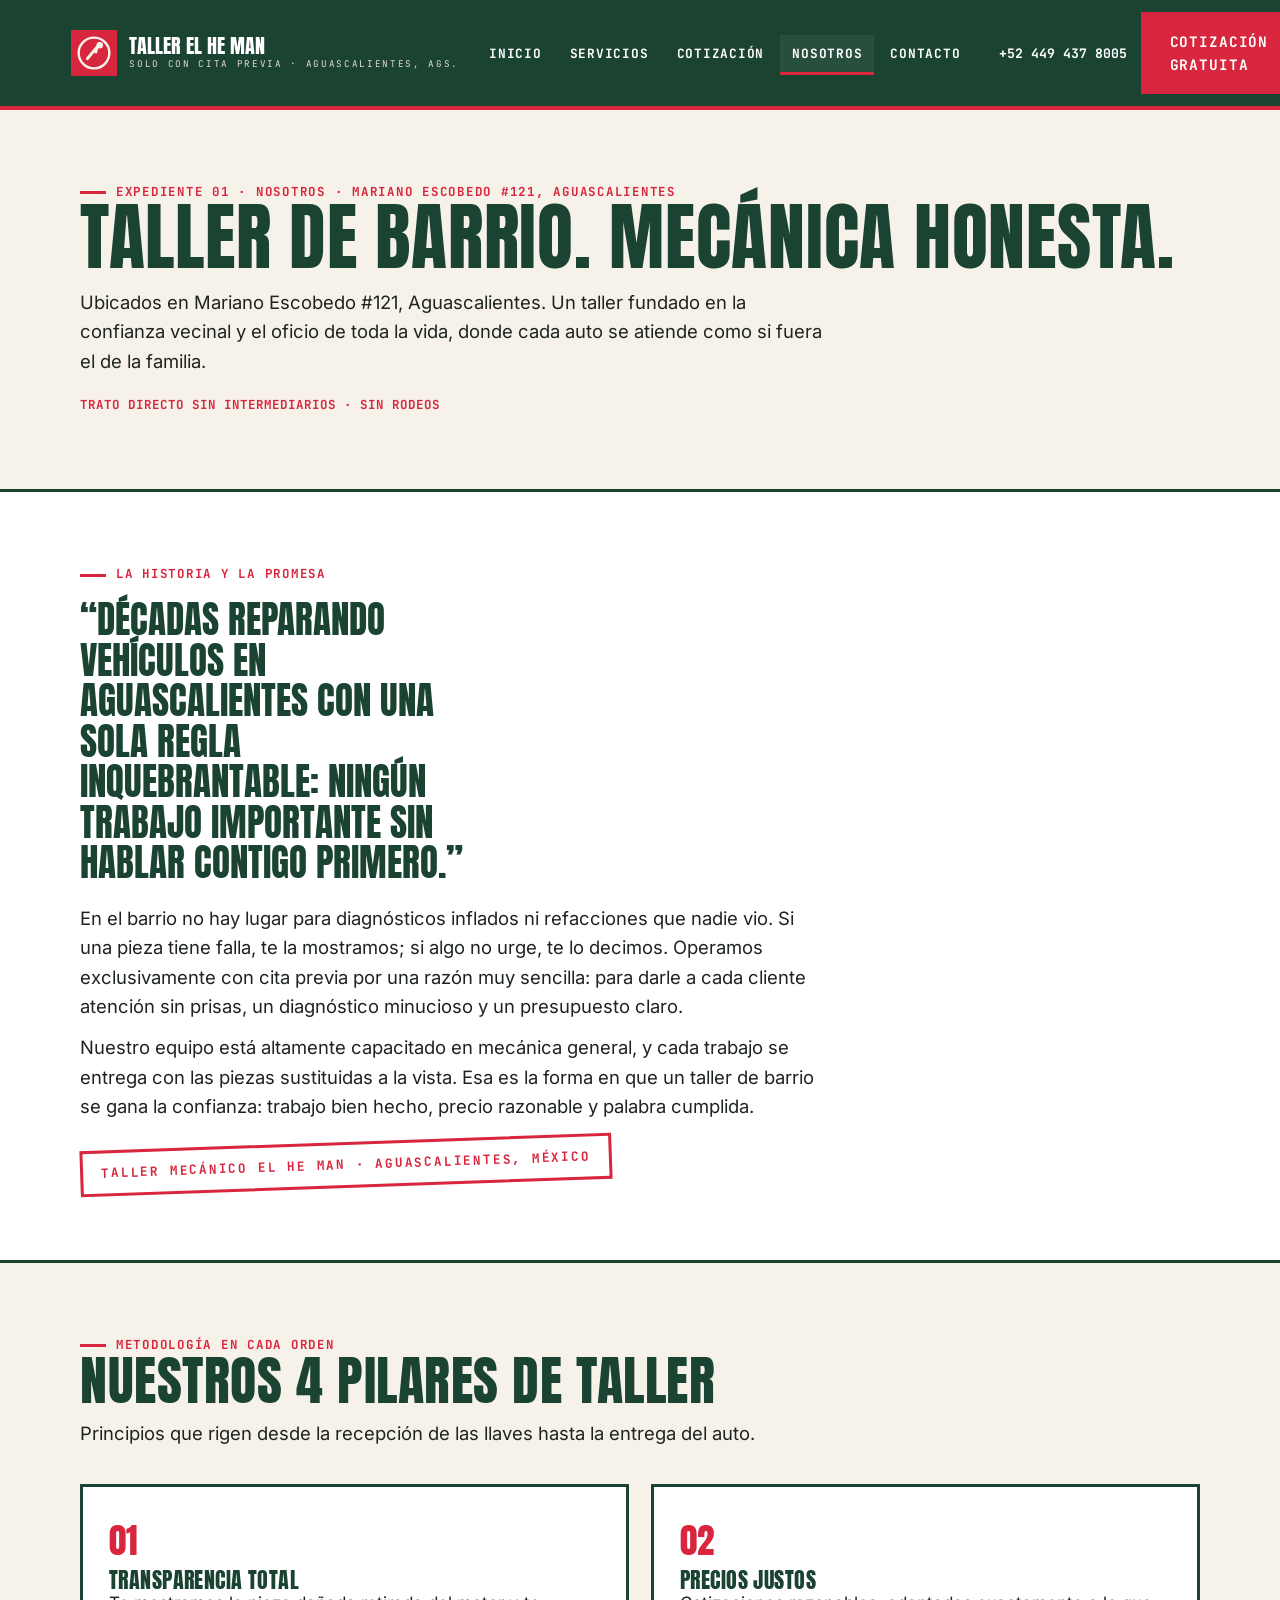
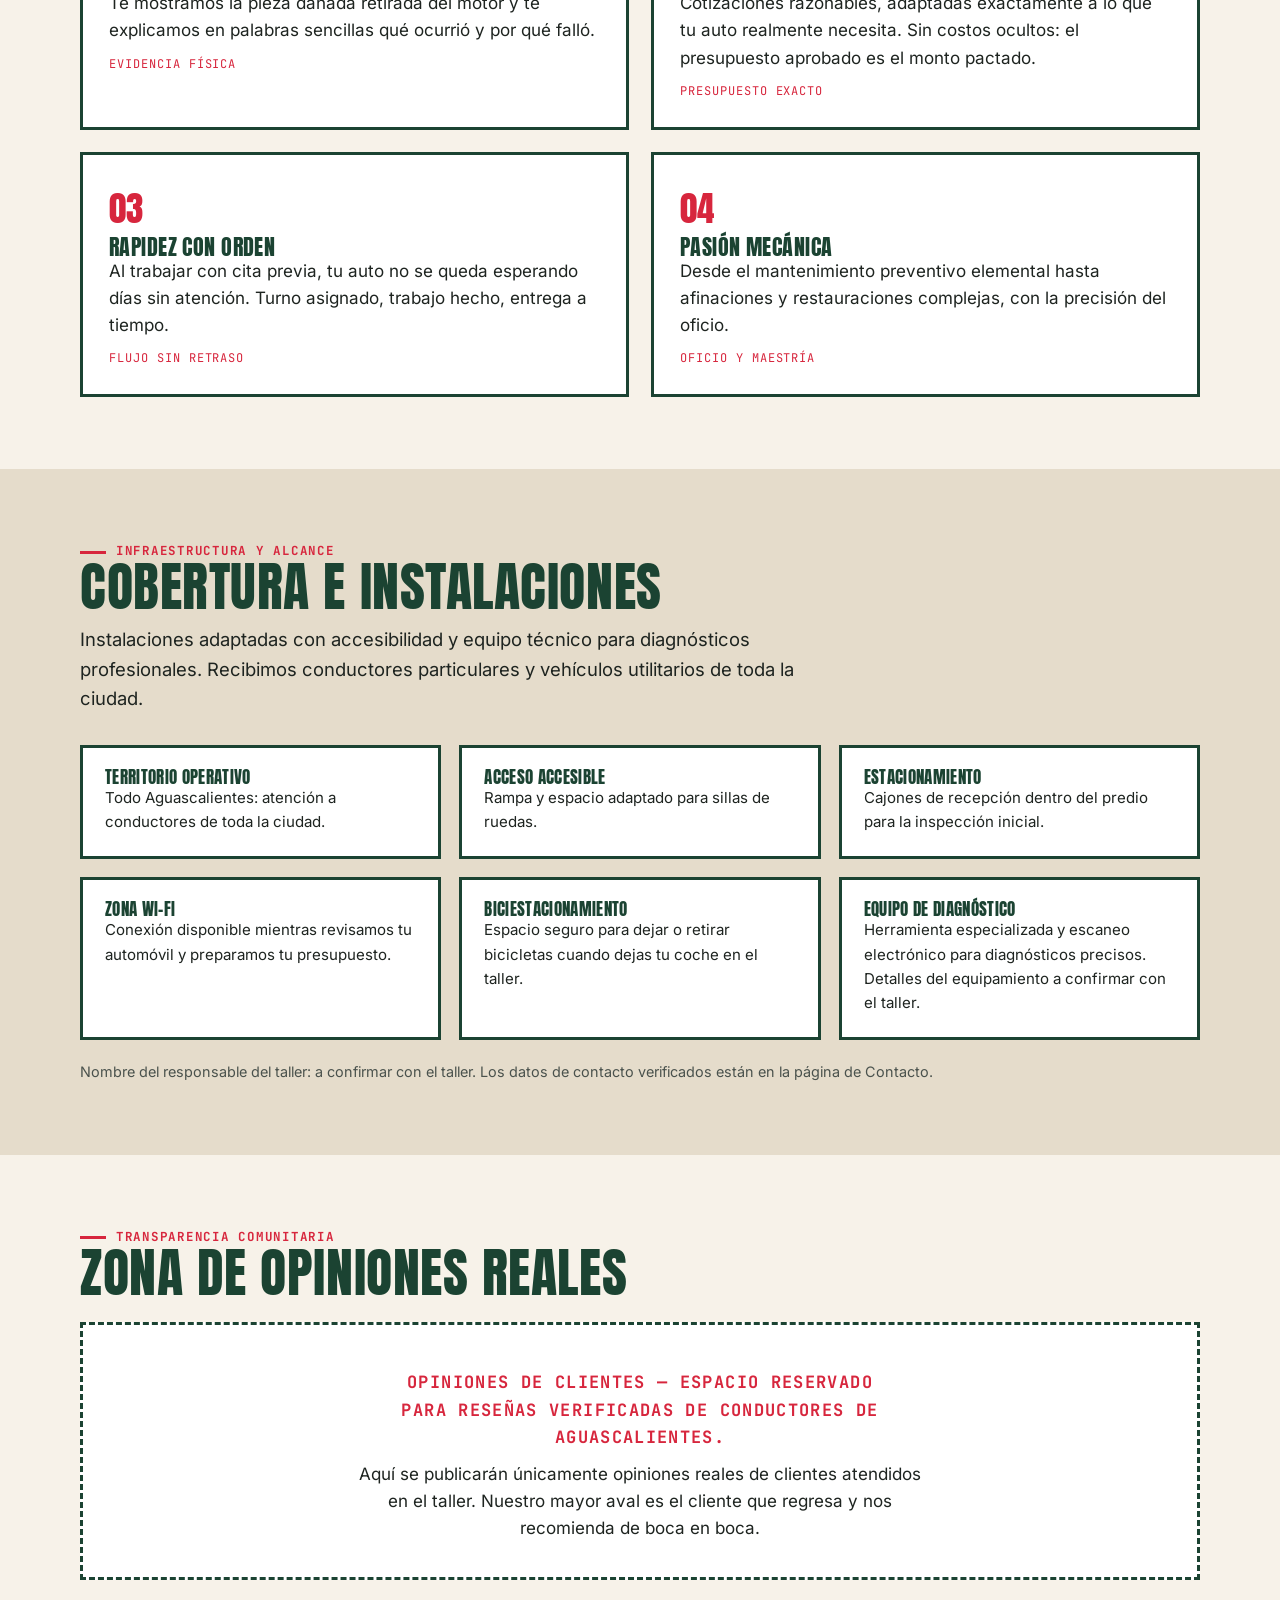
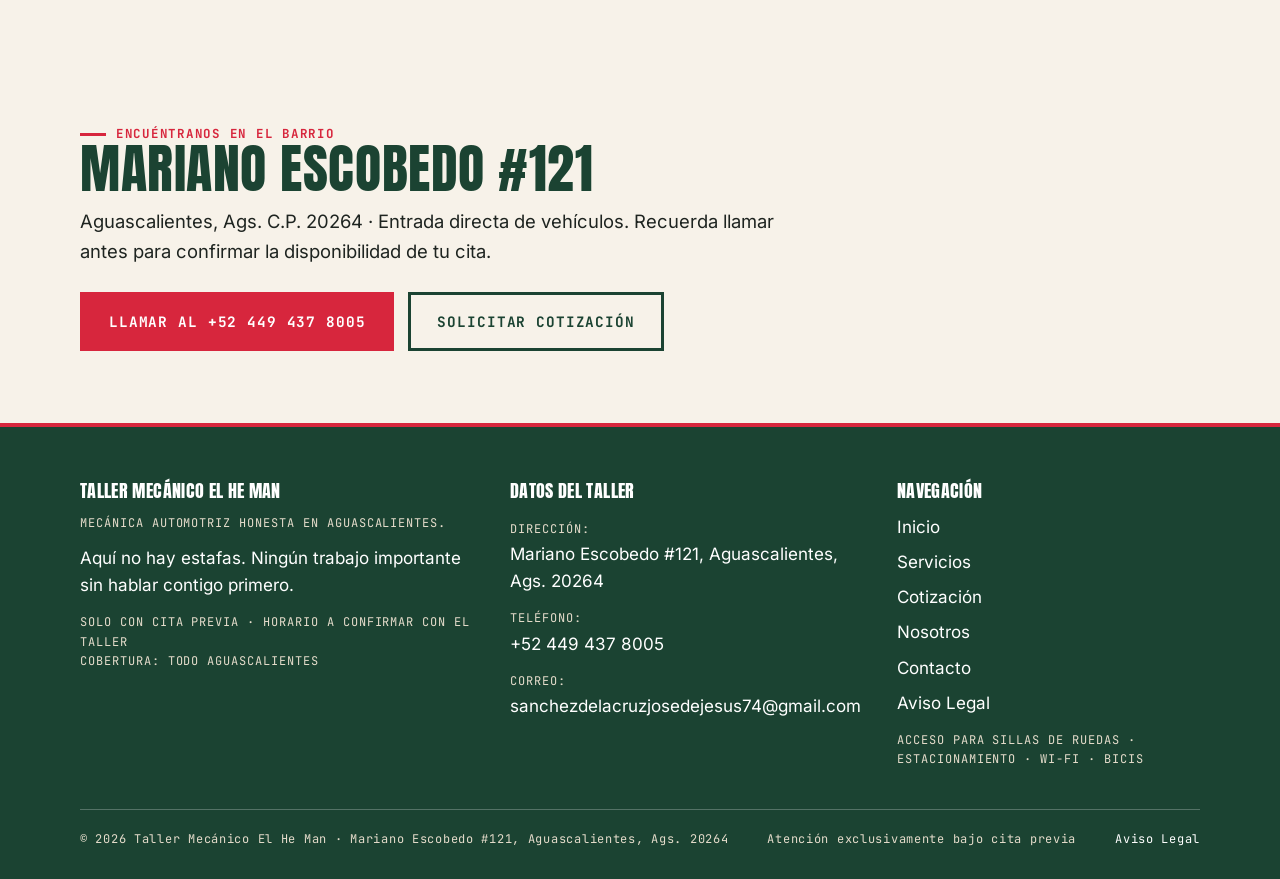
<file: nosotros/index.html>
<!DOCTYPE html>
<html lang="es-MX"><head><meta charset="utf-8"><meta name="viewport" content="width=device-width, initial-scale=1">
<title>Sobre el Taller | Taller Mecánico El He Man — Aguascalientes</title><meta name="description" content="Taller de barrio en Mariano Escobedo #121, Aguascalientes. Décadas reparando vehículos con una sola regla: ningún trabajo importante sin hablar contigo primero.">
<link rel="stylesheet" href="../assets/css/style.css">
</head><body><header class="site"><div class="header-in">
<a class="logo" href="../"><svg class="logo-mark" viewBox="0 0 48 48" role="img" aria-label="Emblema del taller"><rect width="48" height="48" fill="#D7263D"/><circle cx="24" cy="24" r="16" fill="none" stroke="#F7F2E9" stroke-width="2.5"/><path d="M17 30 L27 18 M27 18 l4-3 M27 18 l-1 5" stroke="#F7F2E9" stroke-width="3" fill="none" stroke-linecap="round"/><circle cx="30" cy="16" r="3.4" fill="#F7F2E9"/></svg><span class="logo-txt">Taller El He Man<small>Solo con cita previa &middot; Aguascalientes, Ags.</small></span></a>
<button class="nav-toggle" aria-expanded="false" aria-controls="nav-principal">MEN&Uacute; &#9776;</button>
<nav class="main" id="nav-principal" aria-label="Navegaci&oacute;n principal"><ul><li><a href="../">Inicio</a></li><li><a href="../servicios/">Servicios</a></li><li><a href="../cotizacion/">Cotización</a></li><li><a href="../nosotros/" aria-current="page">Nosotros</a></li><li><a href="../contacto/">Contacto</a></li></ul></nav>
<div class="header-cta"><a class="header-phone" href="tel:+524494378005">+52 449 437 8005</a><a class="btn" href="../cotizacion/">Cotizaci&oacute;n gratuita</a></div>
</div></header><main><section><div class="wrap">
<p class="eyebrow">Expediente 01 &middot; Nosotros &middot; Mariano Escobedo #121, Aguascalientes</p>
<h1 style="font-size:clamp(2.6rem,6.4vw,4.6rem);color:var(--green)">Taller de barrio. Mecánica honesta.</h1>
<p class="lede" style="margin-top:16px">Ubicados en Mariano Escobedo #121, Aguascalientes. Un taller fundado en la confianza vecinal y el oficio de toda la vida, donde cada auto se atiende como si fuera el de la familia.</p>
<p style="margin-top:14px"><span class="mono" style="font-size:.78rem;font-weight:700;color:var(--red)">Trato directo sin intermediarios &middot; Sin rodeos</span></p>
</div></section>

<section style="background:#fff;border-top:3px solid var(--green);border-bottom:3px solid var(--green)"><div class="wrap reveal">
<p class="eyebrow">La historia y la promesa</p>
<p class="quote" style="margin-top:16px">&ldquo;D&eacute;cadas reparando veh&iacute;culos en Aguascalientes con una sola regla inquebrantable: ning&uacute;n trabajo importante sin hablar contigo primero.&rdquo;</p>
<p class="lede" style="margin-top:20px">En el barrio no hay lugar para diagnósticos inflados ni refacciones que nadie vio. Si una pieza tiene falla, te la mostramos; si algo no urge, te lo decimos. Operamos exclusivamente con cita previa por una razón muy sencilla: para darle a cada cliente atención sin prisas, un diagnóstico minucioso y un presupuesto claro.</p>
<p class="lede" style="margin-top:12px">Nuestro equipo está altamente capacitado en mecánica general, y cada trabajo se entrega con las piezas sustituidas a la vista. Esa es la forma en que un taller de barrio se gana la confianza: trabajo bien hecho, precio razonable y palabra cumplida.</p>
<span class="stamp">Taller Mecánico El He Man &middot; Aguascalientes, México</span>
</div></section>

<section><div class="wrap"><p class="eyebrow">Metodología en cada orden</p><h2>Nuestros 4 pilares de taller</h2>
<p class="lede" style="margin-top:12px">Principios que rigen desde la recepción de las llaves hasta la entrega del auto.</p>
<div class="pillars">
<div class="pillar reveal"><div class="n">01</div><h3>Transparencia total</h3><p>Te mostramos la pieza dañada retirada del motor y te explicamos en palabras sencillas qué ocurrió y por qué falló.</p><p class="mono" style="font-size:.75rem;margin-top:10px;color:var(--red)">Evidencia física</p></div>
<div class="pillar reveal"><div class="n">02</div><h3>Precios justos</h3><p>Cotizaciones razonables, adaptadas exactamente a lo que tu auto realmente necesita. Sin costos ocultos: el presupuesto aprobado es el monto pactado.</p><p class="mono" style="font-size:.75rem;margin-top:10px;color:var(--red)">Presupuesto exacto</p></div>
<div class="pillar reveal"><div class="n">03</div><h3>Rapidez con orden</h3><p>Al trabajar con cita previa, tu auto no se queda esperando días sin atención. Turno asignado, trabajo hecho, entrega a tiempo.</p><p class="mono" style="font-size:.75rem;margin-top:10px;color:var(--red)">Flujo sin retraso</p></div>
<div class="pillar reveal"><div class="n">04</div><h3>Pasión mecánica</h3><p>Desde el mantenimiento preventivo elemental hasta afinaciones y restauraciones complejas, con la precisión del oficio.</p><p class="mono" style="font-size:.75rem;margin-top:10px;color:var(--red)">Oficio y maestría</p></div>
</div></div></section>

<section style="background:var(--cream)"><div class="wrap">
<p class="eyebrow">Infraestructura y alcance</p><h2>Cobertura e instalaciones</h2>
<p class="lede" style="margin-top:12px">Instalaciones adaptadas con accesibilidad y equipo técnico para diagnósticos profesionales. Recibimos conductores particulares y vehículos utilitarios de toda la ciudad.</p>
<div class="facilities" style="margin-top:32px">
<div class="fac reveal"><div><h3>Territorio operativo</h3><p>Todo Aguascalientes: atención a conductores de toda la ciudad.</p></div></div>
<div class="fac reveal"><div><h3>Acceso accesible</h3><p>Rampa y espacio adaptado para sillas de ruedas.</p></div></div>
<div class="fac reveal"><div><h3>Estacionamiento</h3><p>Cajones de recepción dentro del predio para la inspección inicial.</p></div></div>
<div class="fac reveal"><div><h3>Zona Wi-Fi</h3><p>Conexión disponible mientras revisamos tu automóvil y preparamos tu presupuesto.</p></div></div>
<div class="fac reveal"><div><h3>Biciestacionamiento</h3><p>Espacio seguro para dejar o retirar bicicletas cuando dejas tu coche en el taller.</p></div></div>
<div class="fac reveal"><div><h3>Equipo de diagnóstico</h3><p>Herramienta especializada y escaneo electrónico para diagnósticos precisos. Detalles del equipamiento a confirmar con el taller.</p></div></div>
</div>
<p class="note" style="margin-top:20px">Nombre del responsable del taller: a confirmar con el taller. Los datos de contacto verificados están en la página de Contacto.</p>
</div></section>

<section><div class="wrap reveal">
<p class="eyebrow">Transparencia comunitaria</p><h2>Zona de opiniones reales</h2>
<div class="reviews-empty" style="margin-top:24px"><p class="mono" style="color:var(--red);font-weight:700">Opiniones de clientes &mdash; Espacio reservado para rese&ntilde;as verificadas de conductores de Aguascalientes.</p>
<p>Aquí se publicarán únicamente opiniones reales de clientes atendidos en el taller. Nuestro mayor aval es el cliente que regresa y nos recomienda de boca en boca.</p></div>
</div></section>

<section><div class="wrap reveal">
<p class="eyebrow">Encuéntranos en el barrio</p><h2>Mariano Escobedo #121</h2>
<p class="lede" style="margin-top:12px">Aguascalientes, Ags. C.P. 20264 &middot; Entrada directa de vehículos. Recuerda llamar antes para confirmar la disponibilidad de tu cita.</p>
<div class="hero-cta"><a class="btn" href="tel:+524494378005">Llamar al +52 449 437 8005</a><a class="btn ghost" href="../cotizacion/">Solicitar cotización</a></div>
</div></section></main><footer class="site"><div class="wrap"><div class="foot-grid">
<div><h3>Taller Mec&aacute;nico El He Man</h3><p class="mono">Mec&aacute;nica automotriz honesta en Aguascalientes.</p>
<p style="margin-top:12px">Aqu&iacute; no hay estafas. Ning&uacute;n trabajo importante sin hablar contigo primero.</p>
<p class="mono" style="margin-top:14px">Solo con cita previa &middot; Horario a confirmar con el taller<br>Cobertura: Todo Aguascalientes</p></div>
<div><h3>Datos del taller</h3><ul>
<li><span class="mono">Direcci&oacute;n:</span><br>Mariano Escobedo #121, Aguascalientes, Ags. 20264</li>
<li><span class="mono">Tel&eacute;fono:</span><br><a href="tel:+524494378005">+52 449 437 8005</a></li>
<li><span class="mono">Correo:</span><br><a href="mailto:sanchezdelacruzjosedejesus74@gmail.com">sanchezdelacruzjosedejesus74@gmail.com</a></li></ul></div>
<div><h3>Navegaci&oacute;n</h3><ul>
<li><a href="../">Inicio</a></li><li><a href="../servicios/">Servicios</a></li><li><a href="../cotizacion/">Cotizaci&oacute;n</a></li>
<li><a href="../nosotros/">Nosotros</a></li><li><a href="../contacto/">Contacto</a></li><li><a href="../aviso-legal/">Aviso Legal</a></li></ul>
<p class="mono" style="margin-top:14px">Acceso para sillas de ruedas &middot; Estacionamiento &middot; Wi-Fi &middot; Bicis</p></div>
</div><div class="foot-bottom"><span>&copy; 2026 Taller Mec&aacute;nico El He Man &middot; Mariano Escobedo #121, Aguascalientes, Ags. 20264</span><span>Atenci&oacute;n exclusivamente bajo cita previa</span><a href="../aviso-legal/">Aviso Legal</a></div>
</div></footer>
<script src="../assets/js/main.js"></script></body></html>
</file>
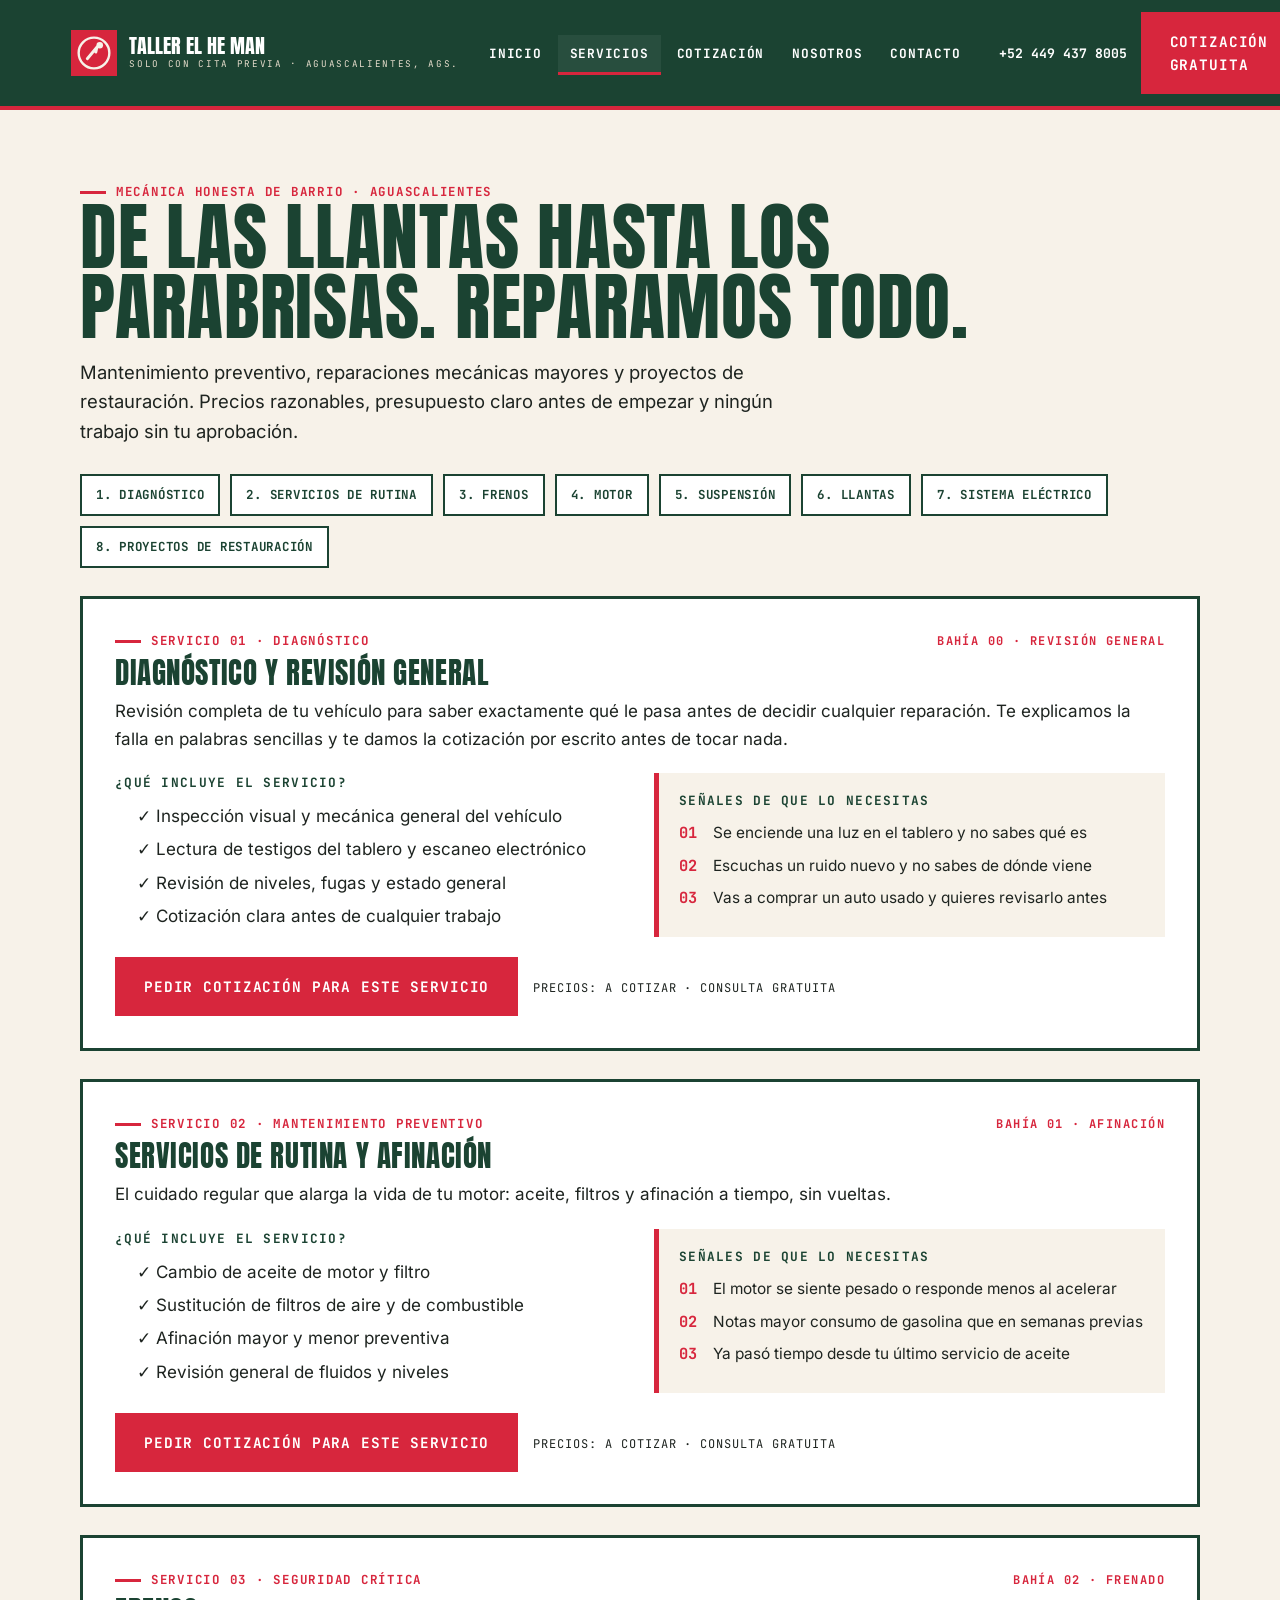
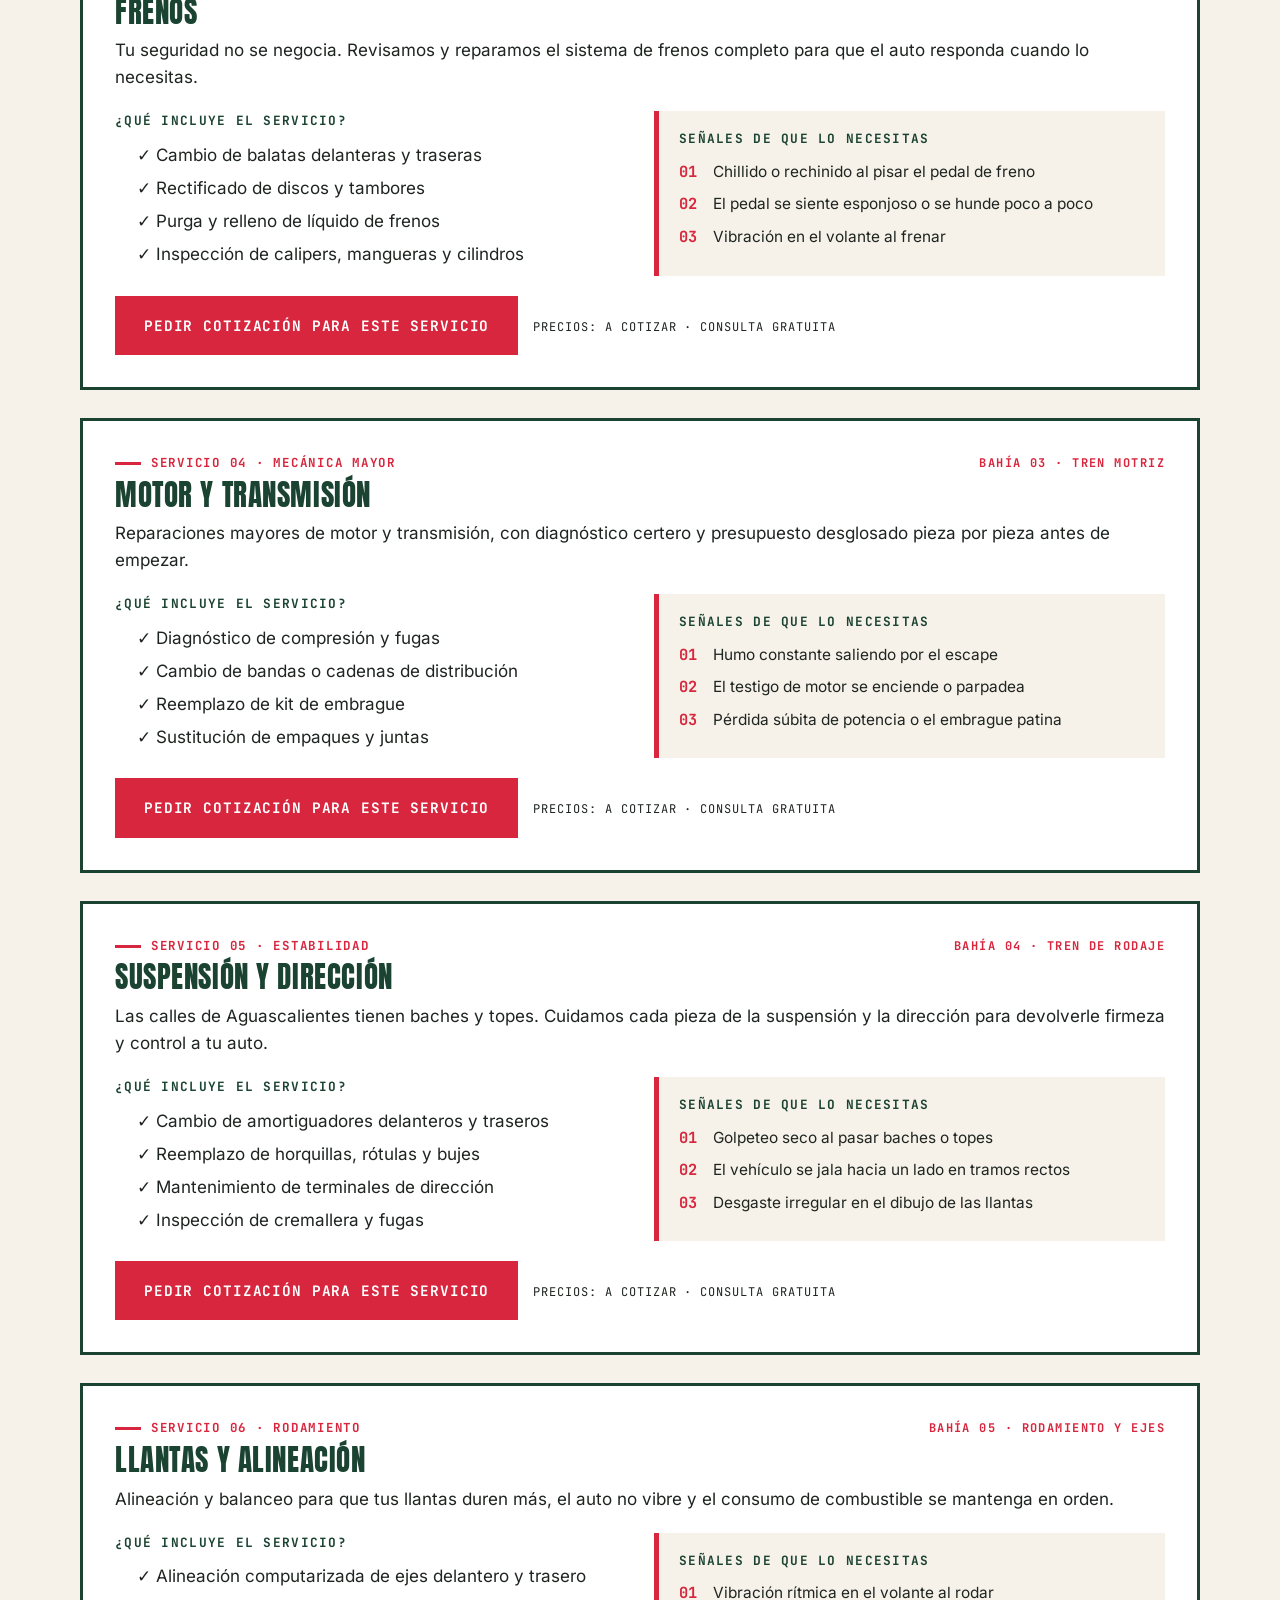
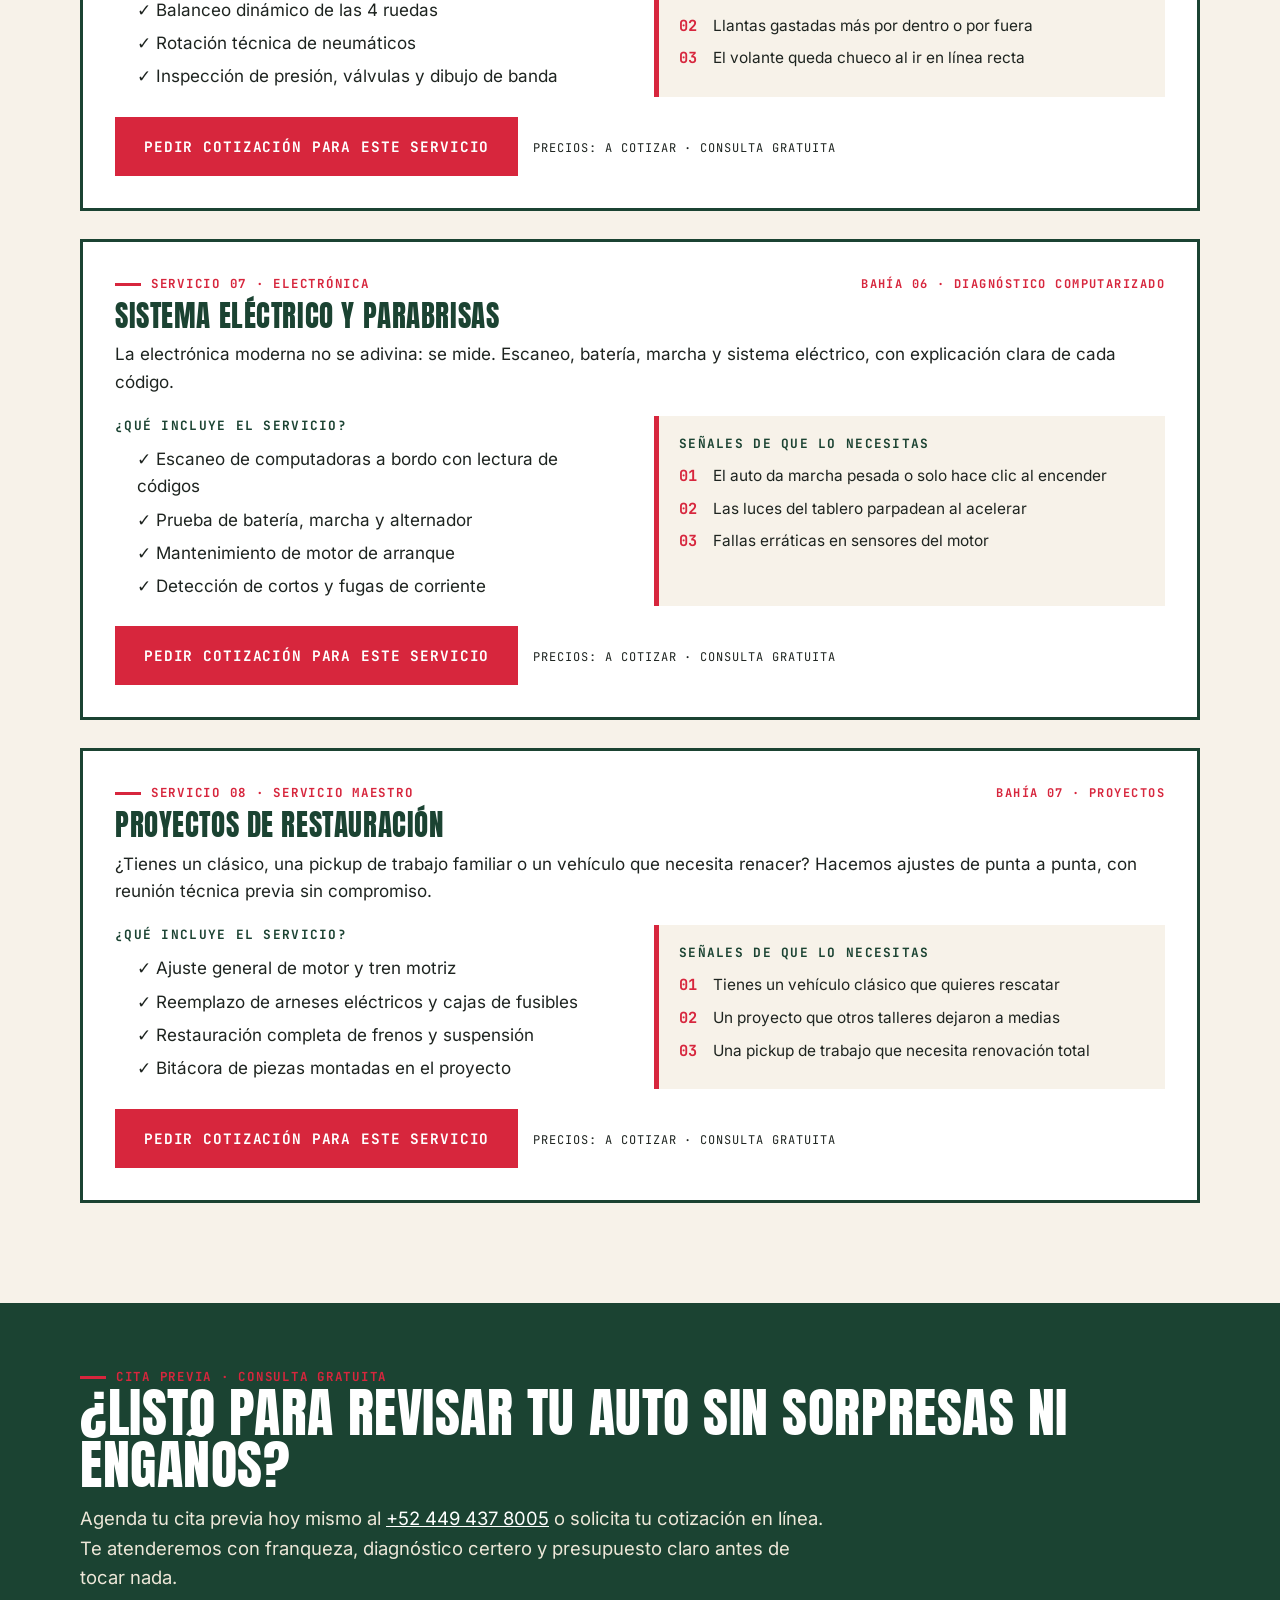
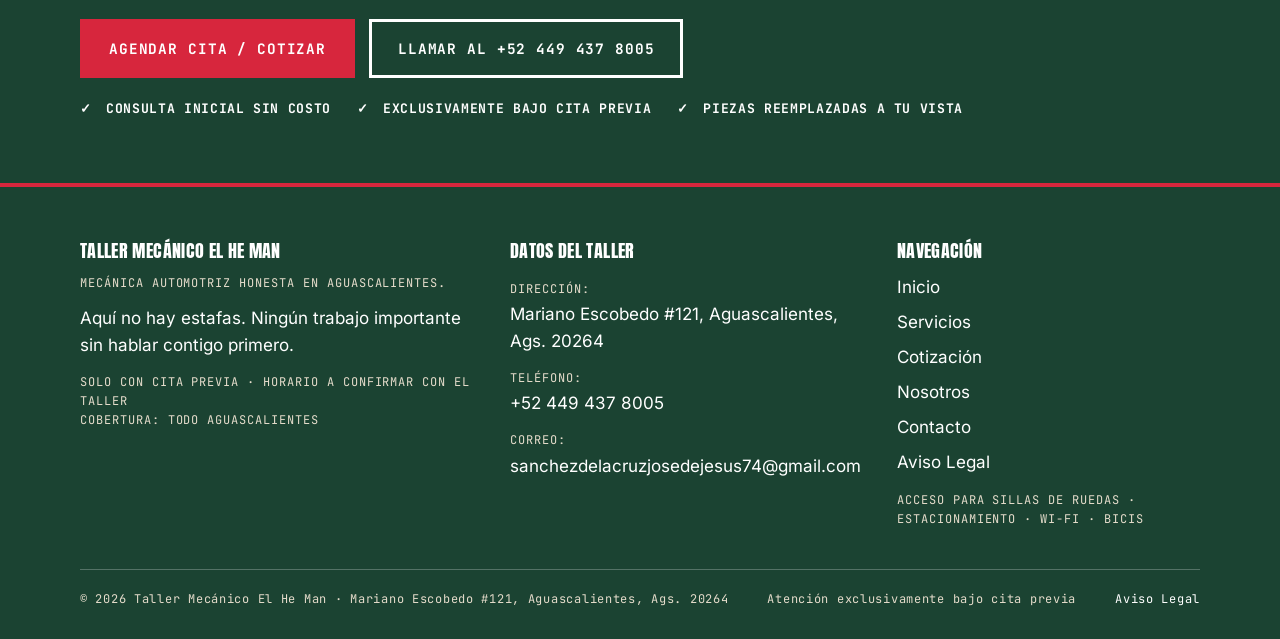
<file: servicios/index.html>
<!DOCTYPE html>
<html lang="es-MX"><head><meta charset="utf-8"><meta name="viewport" content="width=device-width, initial-scale=1">
<title>Servicios | Taller Mecánico El He Man — Aguascalientes</title><meta name="description" content="Catálogo de servicios del Taller Mecánico El He Man en Aguascalientes: diagnóstico, frenos, llantas, motor, suspensión, sistema eléctrico y restauración. Cotización gratuita.">
<link rel="stylesheet" href="../assets/css/style.css">
</head><body><header class="site"><div class="header-in">
<a class="logo" href="../"><svg class="logo-mark" viewBox="0 0 48 48" role="img" aria-label="Emblema del taller"><rect width="48" height="48" fill="#D7263D"/><circle cx="24" cy="24" r="16" fill="none" stroke="#F7F2E9" stroke-width="2.5"/><path d="M17 30 L27 18 M27 18 l4-3 M27 18 l-1 5" stroke="#F7F2E9" stroke-width="3" fill="none" stroke-linecap="round"/><circle cx="30" cy="16" r="3.4" fill="#F7F2E9"/></svg><span class="logo-txt">Taller El He Man<small>Solo con cita previa &middot; Aguascalientes, Ags.</small></span></a>
<button class="nav-toggle" aria-expanded="false" aria-controls="nav-principal">MEN&Uacute; &#9776;</button>
<nav class="main" id="nav-principal" aria-label="Navegaci&oacute;n principal"><ul><li><a href="../">Inicio</a></li><li><a href="../servicios/" aria-current="page">Servicios</a></li><li><a href="../cotizacion/">Cotización</a></li><li><a href="../nosotros/">Nosotros</a></li><li><a href="../contacto/">Contacto</a></li></ul></nav>
<div class="header-cta"><a class="header-phone" href="tel:+524494378005">+52 449 437 8005</a><a class="btn" href="../cotizacion/">Cotizaci&oacute;n gratuita</a></div>
</div></header><main><section><div class="wrap">
<p class="eyebrow">Mecánica honesta de barrio &middot; Aguascalientes</p>
<h1 style="font-size:clamp(2.6rem,6.4vw,4.6rem);color:var(--green)">De las llantas hasta los parabrisas. Reparamos todo.</h1>
<p class="lede" style="margin-top:16px">Mantenimiento preventivo, reparaciones mecánicas mayores y proyectos de restauración. Precios razonables, presupuesto claro antes de empezar y ningún trabajo sin tu aprobación.</p>
<div class="jump" aria-label="Saltar a sección"><a href="#diagnostico">1. Diagnóstico</a><a href="#rutina">2. Servicios de rutina</a><a href="#frenos">3. Frenos</a><a href="#motor">4. Motor</a><a href="#suspension">5. Suspensión</a><a href="#llantas">6. Llantas</a><a href="#electrico">7. Sistema eléctrico</a><a href="#restauracion">8. Proyectos de restauración</a></div>
<article class="svc reveal" id="diagnostico">
<div class="svc-head"><div><p class="eyebrow">Servicio 01 &middot; Diagnóstico</p><h3 style="font-size:1.8rem;margin-top:8px">Diagnóstico y revisión general</h3></div><span class="bahia">Bahía 00 · Revisión general</span></div>
<p style="margin-top:12px">Revisión completa de tu vehículo para saber exactamente qué le pasa antes de decidir cualquier reparación. Te explicamos la falla en palabras sencillas y te damos la cotización por escrito antes de tocar nada.</p>
<div class="svc-cols"><div><h4>&iquest;Qu&eacute; incluye el servicio?</h4><ul><li style='padding-left:22px;position:relative;margin-bottom:6px;list-style:none'>&#10003; Inspección visual y mecánica general del vehículo</li><li style='padding-left:22px;position:relative;margin-bottom:6px;list-style:none'>&#10003; Lectura de testigos del tablero y escaneo electrónico</li><li style='padding-left:22px;position:relative;margin-bottom:6px;list-style:none'>&#10003; Revisión de niveles, fugas y estado general</li><li style='padding-left:22px;position:relative;margin-bottom:6px;list-style:none'>&#10003; Cotización clara antes de cualquier trabajo</li></ul></div>
<div class="signals"><h4>Se&ntilde;ales de que lo necesitas</h4><ol><li>Se enciende una luz en el tablero y no sabes qué es</li><li>Escuchas un ruido nuevo y no sabes de dónde viene</li><li>Vas a comprar un auto usado y quieres revisarlo antes</li></ol></div></div>
<p style="margin-top:20px"><a class="btn" href="../cotizacion/?servicio=diagnostico">Pedir cotización para este servicio</a> <span class="mono" style="font-size:.75rem;margin-left:10px">Precios: a cotizar &middot; Consulta gratuita</span></p>
</article>
<article class="svc reveal" id="rutina">
<div class="svc-head"><div><p class="eyebrow">Servicio 02 &middot; Mantenimiento preventivo</p><h3 style="font-size:1.8rem;margin-top:8px">Servicios de rutina y afinación</h3></div><span class="bahia">Bahía 01 · Afinación</span></div>
<p style="margin-top:12px">El cuidado regular que alarga la vida de tu motor: aceite, filtros y afinación a tiempo, sin vueltas.</p>
<div class="svc-cols"><div><h4>&iquest;Qu&eacute; incluye el servicio?</h4><ul><li style='padding-left:22px;position:relative;margin-bottom:6px;list-style:none'>&#10003; Cambio de aceite de motor y filtro</li><li style='padding-left:22px;position:relative;margin-bottom:6px;list-style:none'>&#10003; Sustitución de filtros de aire y de combustible</li><li style='padding-left:22px;position:relative;margin-bottom:6px;list-style:none'>&#10003; Afinación mayor y menor preventiva</li><li style='padding-left:22px;position:relative;margin-bottom:6px;list-style:none'>&#10003; Revisión general de fluidos y niveles</li></ul></div>
<div class="signals"><h4>Se&ntilde;ales de que lo necesitas</h4><ol><li>El motor se siente pesado o responde menos al acelerar</li><li>Notas mayor consumo de gasolina que en semanas previas</li><li>Ya pasó tiempo desde tu último servicio de aceite</li></ol></div></div>
<p style="margin-top:20px"><a class="btn" href="../cotizacion/?servicio=rutina">Pedir cotización para este servicio</a> <span class="mono" style="font-size:.75rem;margin-left:10px">Precios: a cotizar &middot; Consulta gratuita</span></p>
</article>
<article class="svc reveal" id="frenos">
<div class="svc-head"><div><p class="eyebrow">Servicio 03 &middot; Seguridad crítica</p><h3 style="font-size:1.8rem;margin-top:8px">Frenos</h3></div><span class="bahia">Bahía 02 · Frenado</span></div>
<p style="margin-top:12px">Tu seguridad no se negocia. Revisamos y reparamos el sistema de frenos completo para que el auto responda cuando lo necesitas.</p>
<div class="svc-cols"><div><h4>&iquest;Qu&eacute; incluye el servicio?</h4><ul><li style='padding-left:22px;position:relative;margin-bottom:6px;list-style:none'>&#10003; Cambio de balatas delanteras y traseras</li><li style='padding-left:22px;position:relative;margin-bottom:6px;list-style:none'>&#10003; Rectificado de discos y tambores</li><li style='padding-left:22px;position:relative;margin-bottom:6px;list-style:none'>&#10003; Purga y relleno de líquido de frenos</li><li style='padding-left:22px;position:relative;margin-bottom:6px;list-style:none'>&#10003; Inspección de calipers, mangueras y cilindros</li></ul></div>
<div class="signals"><h4>Se&ntilde;ales de que lo necesitas</h4><ol><li>Chillido o rechinido al pisar el pedal de freno</li><li>El pedal se siente esponjoso o se hunde poco a poco</li><li>Vibración en el volante al frenar</li></ol></div></div>
<p style="margin-top:20px"><a class="btn" href="../cotizacion/?servicio=frenos">Pedir cotización para este servicio</a> <span class="mono" style="font-size:.75rem;margin-left:10px">Precios: a cotizar &middot; Consulta gratuita</span></p>
</article>
<article class="svc reveal" id="motor">
<div class="svc-head"><div><p class="eyebrow">Servicio 04 &middot; Mecánica mayor</p><h3 style="font-size:1.8rem;margin-top:8px">Motor y transmisión</h3></div><span class="bahia">Bahía 03 · Tren motriz</span></div>
<p style="margin-top:12px">Reparaciones mayores de motor y transmisión, con diagnóstico certero y presupuesto desglosado pieza por pieza antes de empezar.</p>
<div class="svc-cols"><div><h4>&iquest;Qu&eacute; incluye el servicio?</h4><ul><li style='padding-left:22px;position:relative;margin-bottom:6px;list-style:none'>&#10003; Diagnóstico de compresión y fugas</li><li style='padding-left:22px;position:relative;margin-bottom:6px;list-style:none'>&#10003; Cambio de bandas o cadenas de distribución</li><li style='padding-left:22px;position:relative;margin-bottom:6px;list-style:none'>&#10003; Reemplazo de kit de embrague</li><li style='padding-left:22px;position:relative;margin-bottom:6px;list-style:none'>&#10003; Sustitución de empaques y juntas</li></ul></div>
<div class="signals"><h4>Se&ntilde;ales de que lo necesitas</h4><ol><li>Humo constante saliendo por el escape</li><li>El testigo de motor se enciende o parpadea</li><li>Pérdida súbita de potencia o el embrague patina</li></ol></div></div>
<p style="margin-top:20px"><a class="btn" href="../cotizacion/?servicio=motor">Pedir cotización para este servicio</a> <span class="mono" style="font-size:.75rem;margin-left:10px">Precios: a cotizar &middot; Consulta gratuita</span></p>
</article>
<article class="svc reveal" id="suspension">
<div class="svc-head"><div><p class="eyebrow">Servicio 05 &middot; Estabilidad</p><h3 style="font-size:1.8rem;margin-top:8px">Suspensión y dirección</h3></div><span class="bahia">Bahía 04 · Tren de rodaje</span></div>
<p style="margin-top:12px">Las calles de Aguascalientes tienen baches y topes. Cuidamos cada pieza de la suspensión y la dirección para devolverle firmeza y control a tu auto.</p>
<div class="svc-cols"><div><h4>&iquest;Qu&eacute; incluye el servicio?</h4><ul><li style='padding-left:22px;position:relative;margin-bottom:6px;list-style:none'>&#10003; Cambio de amortiguadores delanteros y traseros</li><li style='padding-left:22px;position:relative;margin-bottom:6px;list-style:none'>&#10003; Reemplazo de horquillas, rótulas y bujes</li><li style='padding-left:22px;position:relative;margin-bottom:6px;list-style:none'>&#10003; Mantenimiento de terminales de dirección</li><li style='padding-left:22px;position:relative;margin-bottom:6px;list-style:none'>&#10003; Inspección de cremallera y fugas</li></ul></div>
<div class="signals"><h4>Se&ntilde;ales de que lo necesitas</h4><ol><li>Golpeteo seco al pasar baches o topes</li><li>El vehículo se jala hacia un lado en tramos rectos</li><li>Desgaste irregular en el dibujo de las llantas</li></ol></div></div>
<p style="margin-top:20px"><a class="btn" href="../cotizacion/?servicio=suspension">Pedir cotización para este servicio</a> <span class="mono" style="font-size:.75rem;margin-left:10px">Precios: a cotizar &middot; Consulta gratuita</span></p>
</article>
<article class="svc reveal" id="llantas">
<div class="svc-head"><div><p class="eyebrow">Servicio 06 &middot; Rodamiento</p><h3 style="font-size:1.8rem;margin-top:8px">Llantas y alineación</h3></div><span class="bahia">Bahía 05 · Rodamiento y ejes</span></div>
<p style="margin-top:12px">Alineación y balanceo para que tus llantas duren más, el auto no vibre y el consumo de combustible se mantenga en orden.</p>
<div class="svc-cols"><div><h4>&iquest;Qu&eacute; incluye el servicio?</h4><ul><li style='padding-left:22px;position:relative;margin-bottom:6px;list-style:none'>&#10003; Alineación computarizada de ejes delantero y trasero</li><li style='padding-left:22px;position:relative;margin-bottom:6px;list-style:none'>&#10003; Balanceo dinámico de las 4 ruedas</li><li style='padding-left:22px;position:relative;margin-bottom:6px;list-style:none'>&#10003; Rotación técnica de neumáticos</li><li style='padding-left:22px;position:relative;margin-bottom:6px;list-style:none'>&#10003; Inspección de presión, válvulas y dibujo de banda</li></ul></div>
<div class="signals"><h4>Se&ntilde;ales de que lo necesitas</h4><ol><li>Vibración rítmica en el volante al rodar</li><li>Llantas gastadas más por dentro o por fuera</li><li>El volante queda chueco al ir en línea recta</li></ol></div></div>
<p style="margin-top:20px"><a class="btn" href="../cotizacion/?servicio=llantas">Pedir cotización para este servicio</a> <span class="mono" style="font-size:.75rem;margin-left:10px">Precios: a cotizar &middot; Consulta gratuita</span></p>
</article>
<article class="svc reveal" id="electrico">
<div class="svc-head"><div><p class="eyebrow">Servicio 07 &middot; Electrónica</p><h3 style="font-size:1.8rem;margin-top:8px">Sistema eléctrico y parabrisas</h3></div><span class="bahia">Bahía 06 · Diagnóstico computarizado</span></div>
<p style="margin-top:12px">La electrónica moderna no se adivina: se mide. Escaneo, batería, marcha y sistema eléctrico, con explicación clara de cada código.</p>
<div class="svc-cols"><div><h4>&iquest;Qu&eacute; incluye el servicio?</h4><ul><li style='padding-left:22px;position:relative;margin-bottom:6px;list-style:none'>&#10003; Escaneo de computadoras a bordo con lectura de códigos</li><li style='padding-left:22px;position:relative;margin-bottom:6px;list-style:none'>&#10003; Prueba de batería, marcha y alternador</li><li style='padding-left:22px;position:relative;margin-bottom:6px;list-style:none'>&#10003; Mantenimiento de motor de arranque</li><li style='padding-left:22px;position:relative;margin-bottom:6px;list-style:none'>&#10003; Detección de cortos y fugas de corriente</li></ul></div>
<div class="signals"><h4>Se&ntilde;ales de que lo necesitas</h4><ol><li>El auto da marcha pesada o solo hace clic al encender</li><li>Las luces del tablero parpadean al acelerar</li><li>Fallas erráticas en sensores del motor</li></ol></div></div>
<p style="margin-top:20px"><a class="btn" href="../cotizacion/?servicio=electrico">Pedir cotización para este servicio</a> <span class="mono" style="font-size:.75rem;margin-left:10px">Precios: a cotizar &middot; Consulta gratuita</span></p>
</article>
<article class="svc reveal" id="restauracion">
<div class="svc-head"><div><p class="eyebrow">Servicio 08 &middot; Servicio maestro</p><h3 style="font-size:1.8rem;margin-top:8px">Proyectos de restauración</h3></div><span class="bahia">Bahía 07 · Proyectos</span></div>
<p style="margin-top:12px">¿Tienes un clásico, una pickup de trabajo familiar o un vehículo que necesita renacer? Hacemos ajustes de punta a punta, con reunión técnica previa sin compromiso.</p>
<div class="svc-cols"><div><h4>&iquest;Qu&eacute; incluye el servicio?</h4><ul><li style='padding-left:22px;position:relative;margin-bottom:6px;list-style:none'>&#10003; Ajuste general de motor y tren motriz</li><li style='padding-left:22px;position:relative;margin-bottom:6px;list-style:none'>&#10003; Reemplazo de arneses eléctricos y cajas de fusibles</li><li style='padding-left:22px;position:relative;margin-bottom:6px;list-style:none'>&#10003; Restauración completa de frenos y suspensión</li><li style='padding-left:22px;position:relative;margin-bottom:6px;list-style:none'>&#10003; Bitácora de piezas montadas en el proyecto</li></ul></div>
<div class="signals"><h4>Se&ntilde;ales de que lo necesitas</h4><ol><li>Tienes un vehículo clásico que quieres rescatar</li><li>Un proyecto que otros talleres dejaron a medias</li><li>Una pickup de trabajo que necesita renovación total</li></ol></div></div>
<p style="margin-top:20px"><a class="btn" href="../cotizacion/?servicio=restauracion">Pedir cotización para este servicio</a> <span class="mono" style="font-size:.75rem;margin-left:10px">Precios: a cotizar &middot; Consulta gratuita</span></p>
</article>
</div></section><section class="band"><div class="wrap reveal">
<p class="eyebrow">Cita previa &middot; Consulta gratuita</p>
<h2>&iquest;Listo para revisar tu auto sin sorpresas ni enga&ntilde;os?</h2>
<p class="lede" style="margin-top:14px">Agenda tu cita previa hoy mismo al <a href="tel:+524494378005" style="color:#fff">+52 449 437 8005</a> o solicita tu cotizaci&oacute;n en l&iacute;nea. Te atenderemos con franqueza, diagn&oacute;stico certero y presupuesto claro antes de tocar nada.</p>
<div class="hero-cta"><a class="btn" href="../cotizacion/">Agendar cita / Cotizar</a><a class="btn ghost" style="color:#fff;border-color:#fff" href="tel:+524494378005">Llamar al +52 449 437 8005</a></div>
<ul class="checklist"><li>Consulta inicial sin costo</li><li>Exclusivamente bajo cita previa</li><li>Piezas reemplazadas a tu vista</li></ul>
</div></section></main><footer class="site"><div class="wrap"><div class="foot-grid">
<div><h3>Taller Mec&aacute;nico El He Man</h3><p class="mono">Mec&aacute;nica automotriz honesta en Aguascalientes.</p>
<p style="margin-top:12px">Aqu&iacute; no hay estafas. Ning&uacute;n trabajo importante sin hablar contigo primero.</p>
<p class="mono" style="margin-top:14px">Solo con cita previa &middot; Horario a confirmar con el taller<br>Cobertura: Todo Aguascalientes</p></div>
<div><h3>Datos del taller</h3><ul>
<li><span class="mono">Direcci&oacute;n:</span><br>Mariano Escobedo #121, Aguascalientes, Ags. 20264</li>
<li><span class="mono">Tel&eacute;fono:</span><br><a href="tel:+524494378005">+52 449 437 8005</a></li>
<li><span class="mono">Correo:</span><br><a href="mailto:sanchezdelacruzjosedejesus74@gmail.com">sanchezdelacruzjosedejesus74@gmail.com</a></li></ul></div>
<div><h3>Navegaci&oacute;n</h3><ul>
<li><a href="../">Inicio</a></li><li><a href="../servicios/">Servicios</a></li><li><a href="../cotizacion/">Cotizaci&oacute;n</a></li>
<li><a href="../nosotros/">Nosotros</a></li><li><a href="../contacto/">Contacto</a></li><li><a href="../aviso-legal/">Aviso Legal</a></li></ul>
<p class="mono" style="margin-top:14px">Acceso para sillas de ruedas &middot; Estacionamiento &middot; Wi-Fi &middot; Bicis</p></div>
</div><div class="foot-bottom"><span>&copy; 2026 Taller Mec&aacute;nico El He Man &middot; Mariano Escobedo #121, Aguascalientes, Ags. 20264</span><span>Atenci&oacute;n exclusivamente bajo cita previa</span><a href="../aviso-legal/">Aviso Legal</a></div>
</div></footer>
<script src="../assets/js/main.js"></script></body></html>
</file>
<file: assets/css/style.css>
@font-face{font-family:'Anton';font-style:normal;font-weight:400;font-display:swap;src:url(../fonts/anton-400.woff2) format('woff2')}
@font-face{font-family:'Inter';font-style:normal;font-weight:400 800;font-display:swap;src:url(../fonts/inter-400.woff2) format('woff2')}
@font-face{font-family:'JetBrains Mono';font-style:normal;font-weight:400 700;font-display:swap;src:url(../fonts/jetbrains-mono-400.woff2) format('woff2')}
:root{--paper:#F7F2E9;--cream:#E5DCCB;--green:#1B4332;--green-2:#0E3727;--red:#D7263D;--ink:#1E2420;--white:#fff}
*{box-sizing:border-box;margin:0;padding:0}
html{scroll-behavior:smooth}
body{background:var(--paper);color:var(--ink);font-family:'Inter',system-ui,sans-serif;font-size:17px;line-height:1.6;-webkit-font-smoothing:antialiased}
img,svg{max-width:100%;height:auto;display:block}
a{color:var(--green)}
.wrap{width:min(1120px,92%);margin:0 auto}
.mono{font-family:'JetBrains Mono',monospace;text-transform:uppercase;letter-spacing:.08em}
h1,h2,h3,.display{font-family:'Anton',sans-serif;font-weight:400;line-height:.95;letter-spacing:.01em;text-transform:uppercase}
h2{font-size:clamp(2rem,5.4vw,3.4rem);color:var(--green)}
h3{font-size:1.35rem;color:var(--green);letter-spacing:.02em}
.eyebrow{font-family:'JetBrains Mono',monospace;font-size:.78rem;font-weight:700;letter-spacing:.14em;text-transform:uppercase;color:var(--red)}
.eyebrow::before{content:"";display:inline-block;width:26px;height:3px;background:var(--red);vertical-align:middle;margin-right:10px}
.lede{font-size:1.15rem;max-width:62ch}
section{padding:72px 0}
.btn{display:inline-block;background:var(--red);color:#fff;font-family:'JetBrains Mono',monospace;font-weight:700;font-size:.9rem;letter-spacing:.06em;text-transform:uppercase;text-decoration:none;padding:15px 26px;border:3px solid var(--red);cursor:pointer;transition:transform .12s ease,box-shadow .12s ease}
.btn:hover{transform:translate(-2px,-2px);box-shadow:5px 5px 0 var(--green)}
.btn.ghost{background:transparent;color:var(--green);border-color:var(--green)}
.btn.ghost:hover{box-shadow:5px 5px 0 var(--red);color:var(--red)}
.btn.green{background:var(--green);border-color:var(--green)}
.btn.green:hover{box-shadow:5px 5px 0 var(--red)}
.btn:focus-visible,a:focus-visible,button:focus-visible,input:focus-visible,select:focus-visible,textarea:focus-visible{outline:3px solid var(--red);outline-offset:2px}
/* header */
header.site{position:sticky;top:0;z-index:50;background:var(--green);color:#fff;border-bottom:4px solid var(--red)}
.header-in{display:flex;align-items:center;gap:18px;padding:12px 4%;max-width:1240px;margin:0 auto}
.logo{display:flex;align-items:center;gap:12px;text-decoration:none;color:#fff;flex-shrink:0}
.logo-mark{width:46px;height:46px;flex-shrink:0}
.logo-txt{font-family:'Anton',sans-serif;font-size:1.25rem;line-height:1;text-transform:uppercase}
.logo-txt small{display:block;font-family:'JetBrains Mono',monospace;font-size:.58rem;letter-spacing:.18em;color:var(--cream);margin-top:4px}
nav.main{margin-left:auto}
nav.main ul{display:flex;gap:4px;list-style:none}
nav.main a{color:#fff;text-decoration:none;font-family:'JetBrains Mono',monospace;font-size:.8rem;font-weight:700;letter-spacing:.06em;text-transform:uppercase;padding:10px 12px;border-bottom:3px solid transparent}
nav.main a:hover,nav.main a[aria-current="page"]{border-bottom-color:var(--red);background:rgba(255,255,255,.06)}
.header-cta{display:flex;align-items:center;gap:14px;margin-left:8px}
.header-phone{color:#fff;text-decoration:none;font-family:'JetBrains Mono',monospace;font-size:.82rem;font-weight:700;white-space:nowrap}
.header-phone:hover{color:var(--cream)}
.nav-toggle{display:none;background:none;border:2px solid #fff;color:#fff;font-family:'JetBrains Mono',monospace;font-weight:700;padding:8px 12px;cursor:pointer;margin-left:auto}
/* hero */
.hero{padding:64px 0 56px;position:relative;overflow:hidden}
.hero-grid{display:grid;grid-template-columns:1.15fr .85fr;gap:48px;align-items:center}
.hero h1{font-size:clamp(2.9rem,7.2vw,5.6rem);color:var(--green)}
.hero h1 .line{display:block;overflow:hidden}
.hero h1 .line span{display:inline-block;animation:slam .45s cubic-bezier(.16,1,.3,1) both}
.hero h1 .line:nth-child(2) span{animation-delay:.12s}
.hero h1 .line:nth-child(3) span{animation-delay:.24s}
.hero h1 .line:nth-child(4) span{animation-delay:.36s;color:var(--red)}
@keyframes slam{from{transform:translateY(110%)}to{transform:translateY(0)}}
.hero-stripe{height:10px;margin:26px 0;background:repeating-linear-gradient(-45deg,var(--red) 0 22px,var(--paper) 22px 44px);animation:sweep .7s ease-out .4s both}
@keyframes sweep{from{transform:scaleX(0);transform-origin:left}to{transform:scaleX(1)}}
.hero-cta{display:flex;gap:14px;flex-wrap:wrap;margin-top:26px}
.hero-art{background:var(--green);border:4px solid var(--green);padding:0;position:relative}
.hero-art figcaption{background:var(--green);color:#fff;font-family:'JetBrains Mono',monospace;font-size:.78rem;letter-spacing:.1em;text-transform:uppercase;padding:12px 16px}
.trust-strip{display:flex;flex-wrap:wrap;gap:0;border:3px solid var(--green);background:#fff;margin-top:44px}
.trust-strip div{flex:1 1 200px;padding:16px 20px;font-family:'JetBrains Mono',monospace;font-size:.8rem;font-weight:700;letter-spacing:.06em;text-transform:uppercase;border-right:2px solid var(--cream)}
.trust-strip div:last-child{border-right:0}
.trust-strip b{color:var(--red)}
/* cards */
.cards{display:grid;grid-template-columns:repeat(3,1fr);gap:22px;margin-top:36px}
.card{background:#fff;border:3px solid var(--green);padding:26px;position:relative;transition:transform .15s ease,box-shadow .15s ease}
.card:hover{transform:translate(-3px,-3px);box-shadow:7px 7px 0 var(--green)}
.card .num{font-family:'Anton',sans-serif;font-size:2.6rem;color:var(--cream);-webkit-text-stroke:1.5px var(--green);line-height:1}
.card h3{margin:12px 0 8px}
.card p{font-size:.98rem}
.card .tag{display:inline-block;font-family:'JetBrains Mono',monospace;font-size:.72rem;font-weight:700;letter-spacing:.1em;text-transform:uppercase;color:var(--red);margin-bottom:8px}
.card ul{list-style:none;margin-top:12px}
.card ul li{padding-left:22px;position:relative;font-size:.95rem;margin-bottom:6px}
.card ul li::before{content:"\2713";position:absolute;left:0;color:var(--red);font-weight:700}
.card .more{display:inline-block;margin-top:14px;font-family:'JetBrains Mono',monospace;font-size:.8rem;font-weight:700;letter-spacing:.06em;text-transform:uppercase;color:var(--red);text-decoration:none}
.card .more:hover{text-decoration:underline}
/* steps */
.steps{display:grid;grid-template-columns:repeat(4,1fr);gap:22px;margin-top:36px;counter-reset:step}
.step{background:var(--green);color:#fff;padding:28px 24px;border:3px solid var(--green)}
.step .n{font-family:'Anton',sans-serif;font-size:3rem;color:var(--red);line-height:1}
.step h3{color:#fff;margin:10px 0 8px}
.step p{font-size:.95rem;color:#EDE7D8}
.step .mono{font-size:.72rem;color:var(--cream)}
/* bands */
.band{background:var(--green);color:#fff;padding:64px 0}
.band h2{color:#fff}
.band .lede{color:#EDE7D8}
.band-red{background:var(--red);color:#fff}
.band-red h2{color:#fff}
.checklist{list-style:none;margin-top:20px;display:flex;flex-wrap:wrap;gap:10px 26px}
.checklist li{font-family:'JetBrains Mono',monospace;font-size:.82rem;font-weight:700;letter-spacing:.05em;text-transform:uppercase;padding-left:26px;position:relative}
.checklist li::before{content:"\2713";position:absolute;left:0;color:var(--red);font-weight:700}
.band .checklist li::before{color:#fff}
/* facilities */
.facilities{display:grid;grid-template-columns:repeat(3,1fr);gap:18px;margin-top:36px}
.fac{border:3px solid var(--green);background:#fff;padding:22px;display:flex;gap:16px;align-items:flex-start}
.fac svg{flex-shrink:0}
.fac h3{font-size:1.05rem}
.fac p{font-size:.94rem}
/* quote form */
.workorder{background:#fff;border:4px solid var(--red);padding:34px;position:relative}
.workorder::before{content:"ORDEN DE TRABAJO \00B7 COTIZACI\00D3N GRATUITA";position:absolute;top:-16px;left:24px;background:var(--red);color:#fff;font-family:'JetBrains Mono',monospace;font-weight:700;font-size:.75rem;letter-spacing:.12em;padding:6px 14px}
.workorder fieldset{border:0;margin-bottom:30px}
.workorder legend,.form-label{font-family:'JetBrains Mono',monospace;font-weight:700;font-size:.82rem;letter-spacing:.1em;text-transform:uppercase;color:var(--green);margin-bottom:14px;display:block}
.grid2{display:grid;grid-template-columns:1fr 1fr;gap:16px}
.field label{display:block;font-family:'JetBrains Mono',monospace;font-size:.75rem;font-weight:700;letter-spacing:.08em;text-transform:uppercase;margin-bottom:6px}
.field input,.field select,.field textarea{width:100%;border:2px solid var(--green);background:var(--paper);padding:12px 14px;font:inherit;font-size:1rem;color:var(--ink)}
.field input:focus,.field select:focus,.field textarea:focus{outline:3px solid var(--red);outline-offset:1px;border-color:var(--green)}
.field .req{color:var(--red)}
.chips{display:flex;flex-wrap:wrap;gap:10px}
.chip{position:relative}
.chip input{position:absolute;opacity:0;pointer-events:none}
.chip label{display:block;border:2px solid var(--green);background:var(--paper);padding:12px 16px;cursor:pointer;font-size:.92rem;font-weight:600;line-height:1.35}
.chip label small{display:block;font-weight:400;font-size:.82rem;color:#4A524D;margin-top:2px}
.chip input:checked+label{background:var(--green);color:#fff;border-color:var(--green)}
.chip input:checked+label small{color:var(--cream)}
.chip input:focus-visible+label{outline:3px solid var(--red);outline-offset:2px}
.radio-row{display:flex;gap:12px;flex-wrap:wrap}
.radio{flex:1 1 220px;border:2px solid var(--green);padding:14px 16px;cursor:pointer;font-size:.95rem;background:var(--paper)}
.radio input{accent-color:var(--red);margin-right:8px}
.radio:has(input:checked){background:#fff;border-color:var(--red);box-shadow:4px 4px 0 var(--red)}
.confirm{display:none;background:var(--green);color:#fff;padding:26px;margin-top:24px;border:3px solid var(--green)}
.confirm.show{display:block}
.confirm h3{color:#fff}
.confirm p{color:#EDE7D8}
.note{font-size:.9rem;color:#4A524D;margin-top:14px}
/* faq */
.faq{border-top:3px solid var(--green)}
.faq-item{border-bottom:2px solid var(--cream);background:#fff}
.faq-q{width:100%;text-align:left;background:none;border:0;padding:20px 22px;font-family:'Inter',sans-serif;font-weight:700;font-size:1.05rem;color:var(--green);cursor:pointer;display:flex;justify-content:space-between;gap:16px;align-items:center}
.faq-q .plus{font-family:'JetBrains Mono',monospace;color:var(--red);font-size:1.3rem;flex-shrink:0}
.faq-a{display:none;padding:0 22px 22px}
.faq-item.open .faq-a{display:block}
.faq-item.open .faq-q .plus{transform:rotate(45deg)}
/* service article */
.svc{background:#fff;border:3px solid var(--green);padding:32px;margin-bottom:28px;scroll-margin-top:110px}
.svc-head{display:flex;justify-content:space-between;gap:16px;flex-wrap:wrap;align-items:baseline}
.svc .bahia{font-family:'JetBrains Mono',monospace;font-size:.75rem;font-weight:700;letter-spacing:.12em;color:var(--red);text-transform:uppercase}
.svc-cols{display:grid;grid-template-columns:1fr 1fr;gap:28px;margin-top:20px}
.svc h4{font-family:'JetBrains Mono',monospace;font-size:.8rem;font-weight:700;letter-spacing:.1em;text-transform:uppercase;color:var(--green);margin-bottom:10px}
.signals{background:var(--paper);border-left:5px solid var(--red);padding:18px 20px}
.signals ol{list-style:none}
.signals li{padding-left:34px;position:relative;margin-bottom:8px;font-size:.96rem}
.signals li::before{content:counter(sig,decimal-leading-zero);counter-increment:sig;font-family:'JetBrains Mono',monospace;font-weight:700;color:var(--red);position:absolute;left:0}
.signals ol{counter-reset:sig}
.jump{display:flex;flex-wrap:wrap;gap:10px;margin:28px 0}
.jump a{font-family:'JetBrains Mono',monospace;font-size:.78rem;font-weight:700;letter-spacing:.06em;text-transform:uppercase;color:var(--green);text-decoration:none;border:2px solid var(--green);padding:9px 14px;background:#fff}
.jump a:hover{background:var(--green);color:#fff}
/* nosotros */
.pillars{display:grid;grid-template-columns:repeat(2,1fr);gap:22px;margin-top:36px}
.pillar{background:#fff;border:3px solid var(--green);padding:26px}
.pillar .n{font-family:'Anton',sans-serif;font-size:2.2rem;color:var(--red)}
.quote{font-family:'Anton',sans-serif;font-size:clamp(1.5rem,3.4vw,2.3rem);line-height:1.1;color:var(--green);text-transform:uppercase;max-width:22ch}
.stamp{display:inline-block;border:3px solid var(--red);color:var(--red);font-family:'JetBrains Mono',monospace;font-weight:700;font-size:.8rem;letter-spacing:.14em;text-transform:uppercase;padding:10px 18px;transform:rotate(-2deg);margin-top:20px}
.reviews-empty{border:3px dashed var(--green);background:#fff;padding:34px;text-align:center}
.reviews-empty p{max-width:52ch;margin:10px auto 0}
/* contacto */
.contact-grid{display:grid;grid-template-columns:1fr 1.1fr;gap:32px;align-items:start;margin-top:36px}
.contact-grid>*{min-width:0}
.contact-card dd{overflow-wrap:anywhere}
.contact-card a{overflow-wrap:anywhere}
.contact-card{background:var(--green);color:#fff;padding:32px}
.contact-card h3{color:#fff}
.contact-card a{color:#fff}
.contact-card dl{margin-top:18px}
.contact-card dt{font-family:'JetBrains Mono',monospace;font-size:.75rem;font-weight:700;letter-spacing:.12em;text-transform:uppercase;color:var(--cream);margin-top:16px}
.contact-card dd{font-size:1.05rem}
.map-box{border:3px solid var(--green);background:#fff;padding:0;overflow:hidden}
.map-box svg{width:100%;height:auto}
/* aviso legal */
.legal article{background:#fff;border:3px solid var(--green);padding:30px;margin-bottom:24px;scroll-margin-top:110px}
.legal article h3{margin-bottom:10px}
.legal .idx{display:flex;flex-wrap:wrap;gap:10px;margin:24px 0 36px}
.legal .idx a{font-family:'JetBrains Mono',monospace;font-size:.78rem;font-weight:700;text-transform:uppercase;color:var(--green);text-decoration:none;border:2px solid var(--green);padding:9px 14px;background:#fff}
.legal .idx a:hover{background:var(--green);color:#fff}
/* footer */
footer.site{background:var(--green);color:#fff;padding:56px 0 30px;border-top:4px solid var(--red)}
.foot-grid{display:grid;grid-template-columns:1.3fr 1fr 1fr;gap:36px}
footer.site h3{color:#fff;font-size:1.1rem;margin-bottom:14px}
footer.site a{color:#fff;text-decoration:none}
footer.site a:hover{text-decoration:underline}
footer.site ul{list-style:none}
footer.site li{margin-bottom:8px}
footer.site .mono{font-size:.75rem;color:var(--cream)}
.foot-bottom{border-top:1px solid rgba(255,255,255,.25);margin-top:40px;padding-top:20px;font-family:'JetBrains Mono',monospace;font-size:.75rem;letter-spacing:.06em;color:var(--cream);display:flex;justify-content:space-between;gap:16px;flex-wrap:wrap}
.foot-bottom a{color:var(--cream)}
/* reveal */
.reveal{opacity:0;transform:translateY(18px);transition:opacity .5s ease,transform .5s ease}
.reveal.in{opacity:1;transform:none}
@media (prefers-reduced-motion:reduce){.reveal{opacity:1;transform:none}.hero h1 .line span{animation:none}.hero-stripe{animation:none}}
/* responsive */
@media (max-width:900px){
.hero-grid{grid-template-columns:1fr}
.cards{grid-template-columns:1fr 1fr}
.steps{grid-template-columns:1fr 1fr}
.facilities{grid-template-columns:1fr 1fr}
.contact-grid{grid-template-columns:1fr}
.foot-grid{grid-template-columns:1fr 1fr}
nav.main{display:none;position:absolute;top:100%;left:0;right:0;background:var(--green);padding:10px 4% 18px;border-bottom:4px solid var(--red)}
nav.main.open{display:block}
nav.main ul{flex-direction:column}
nav.main a{display:block;padding:12px 4px}
.nav-toggle{display:block}
.header-phone{display:none}
.header-cta .btn{padding:11px 14px;font-size:.78rem}
}
@media (max-width:600px){
body{font-size:16px}
section{padding:52px 0}
.cards,.steps,.facilities,.pillars{grid-template-columns:1fr}
.svc-cols{grid-template-columns:1fr}
.grid2{grid-template-columns:1fr}
.workorder{padding:26px 18px}
.foot-grid{grid-template-columns:1fr}
.logo-txt{font-size:1.05rem}
.logo-txt small{display:none}
.header-in{gap:10px;padding:10px 4%}
.chips{gap:8px}
.chip label{padding:10px 12px;font-size:.88rem}
.trust-strip div{flex:1 1 45%}
}
</file>
